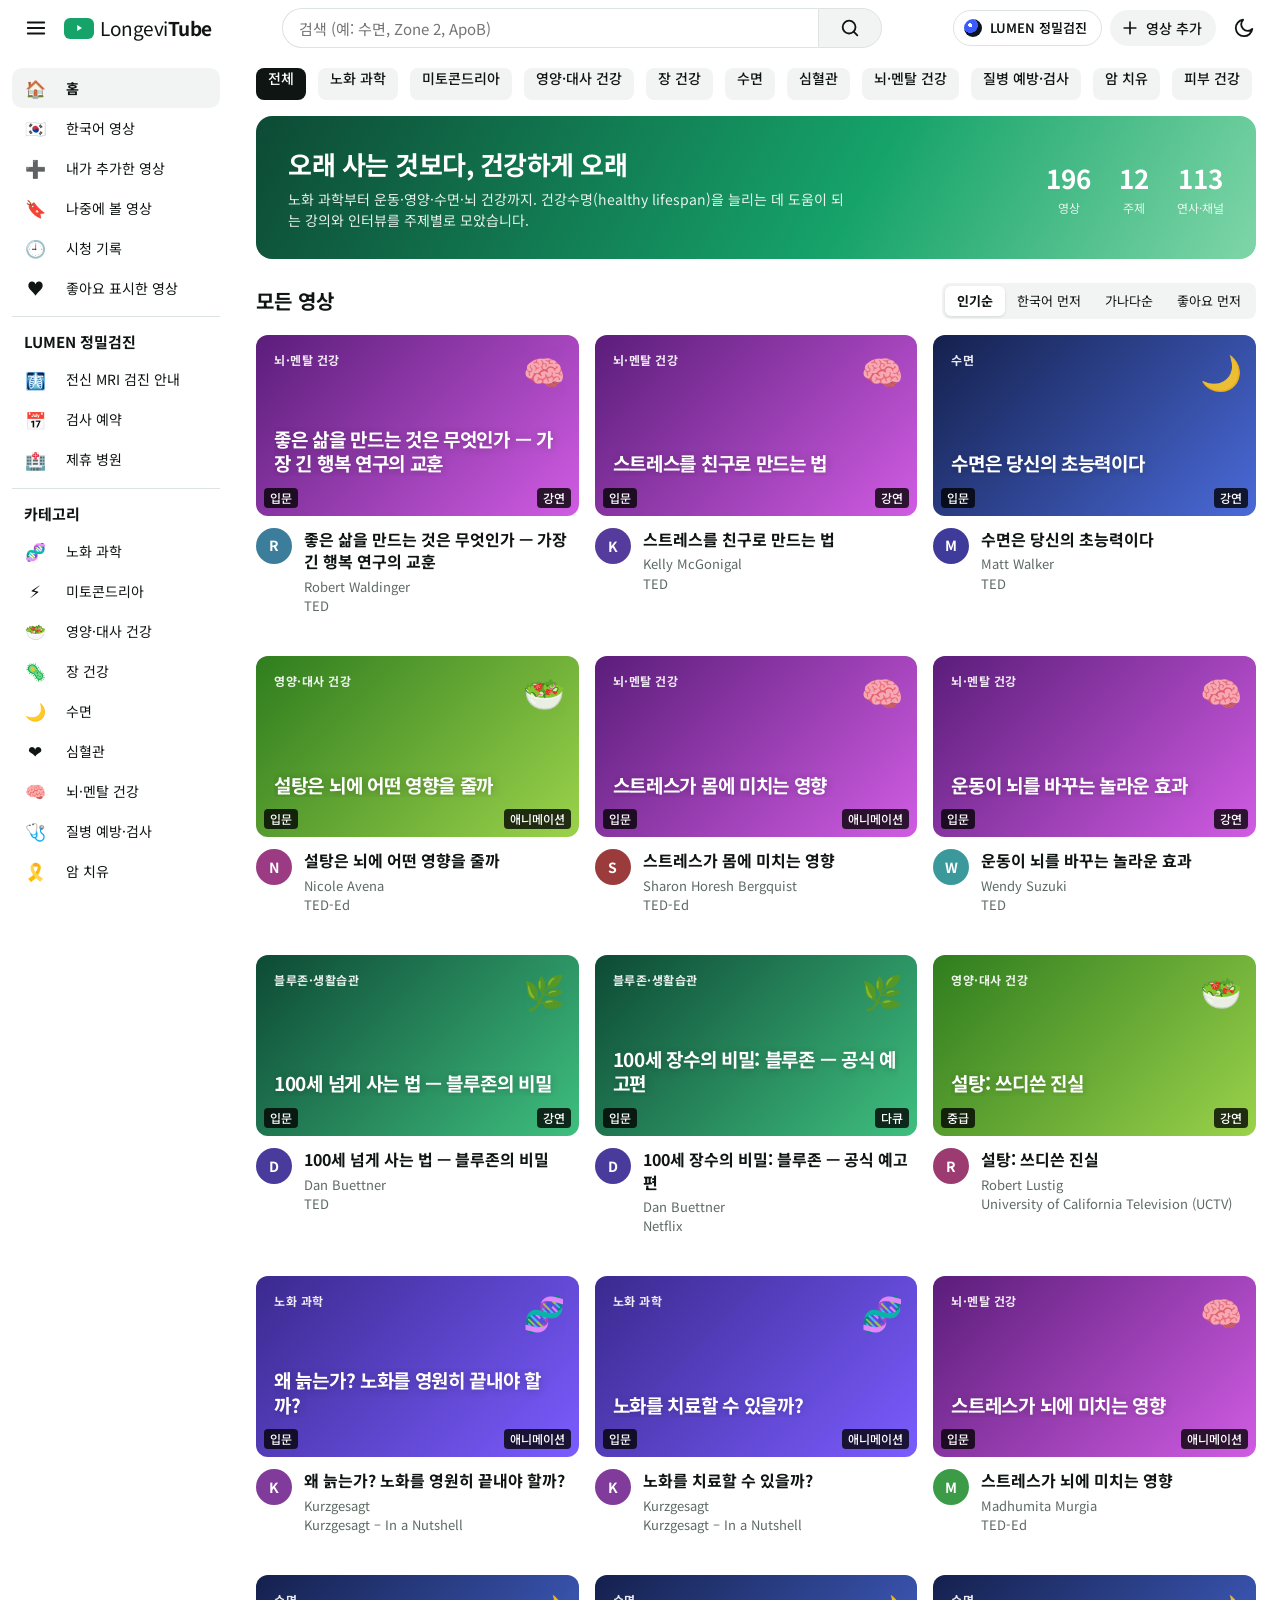
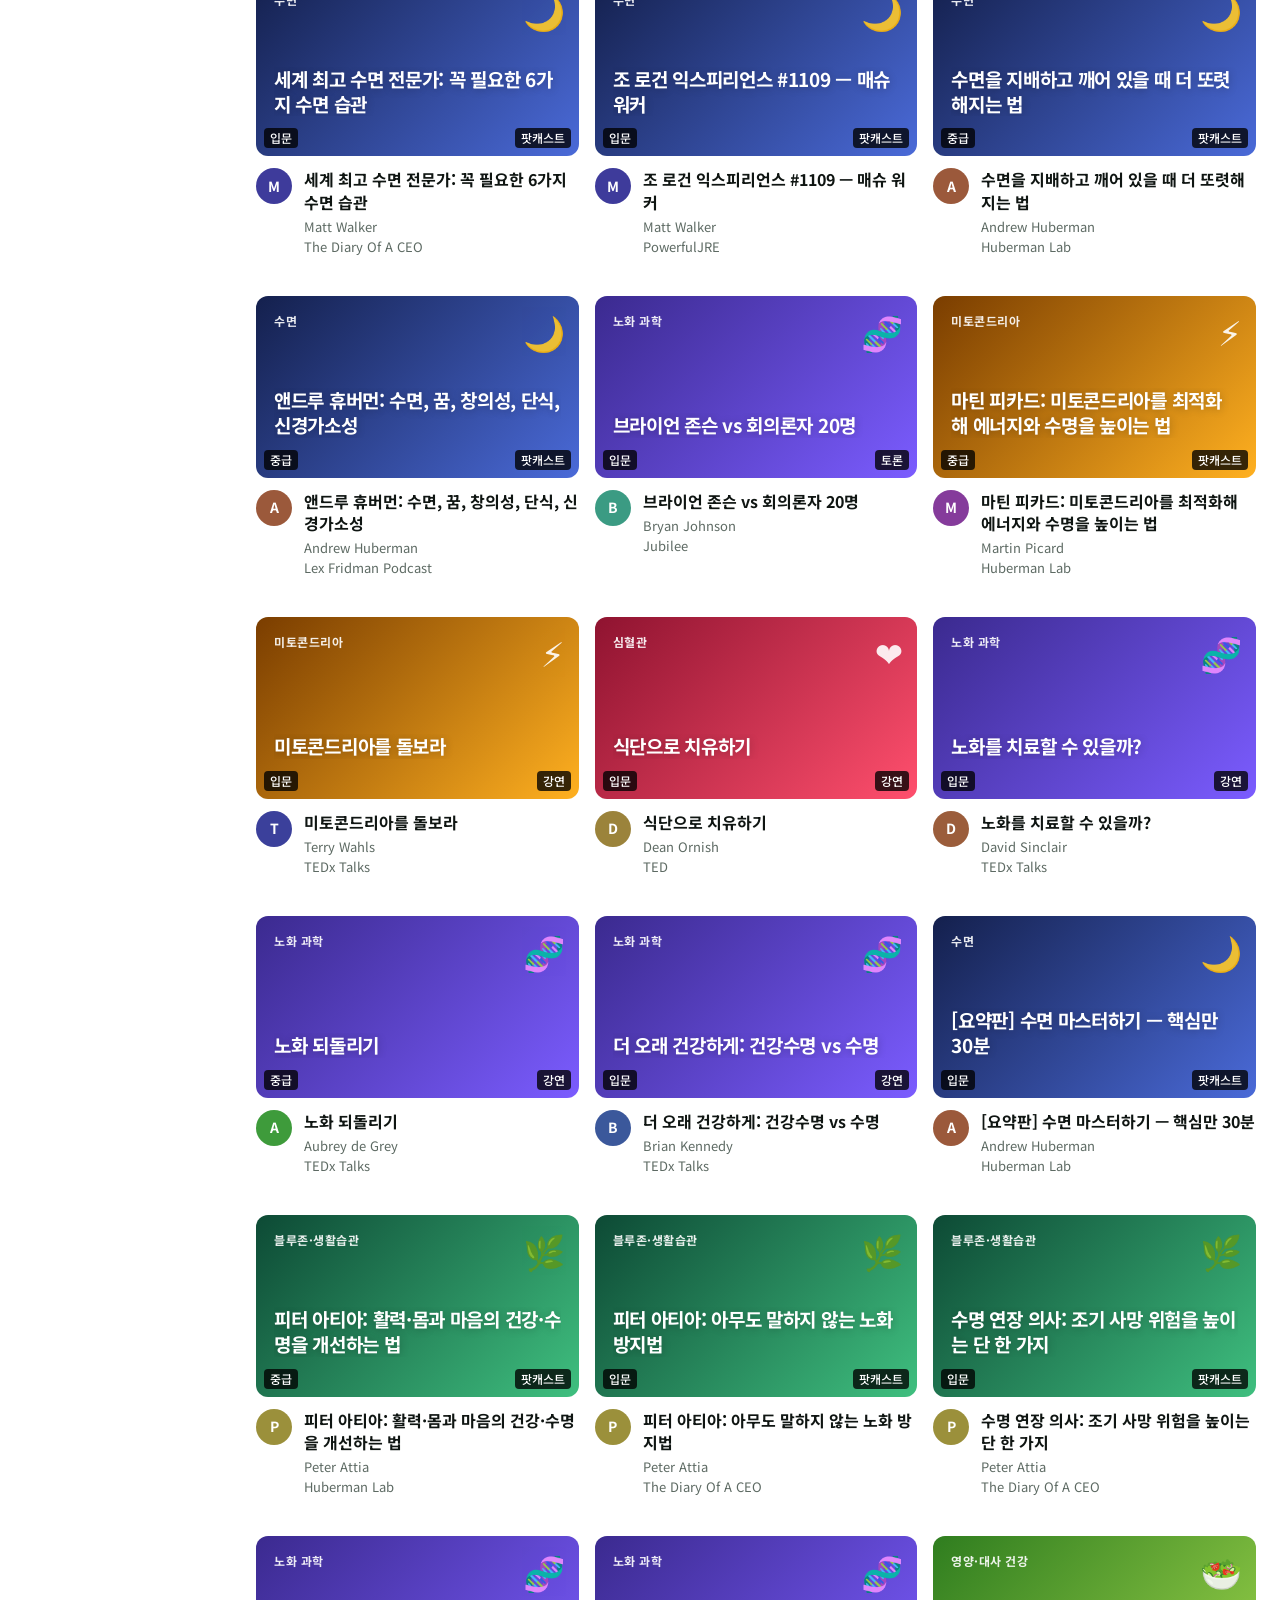
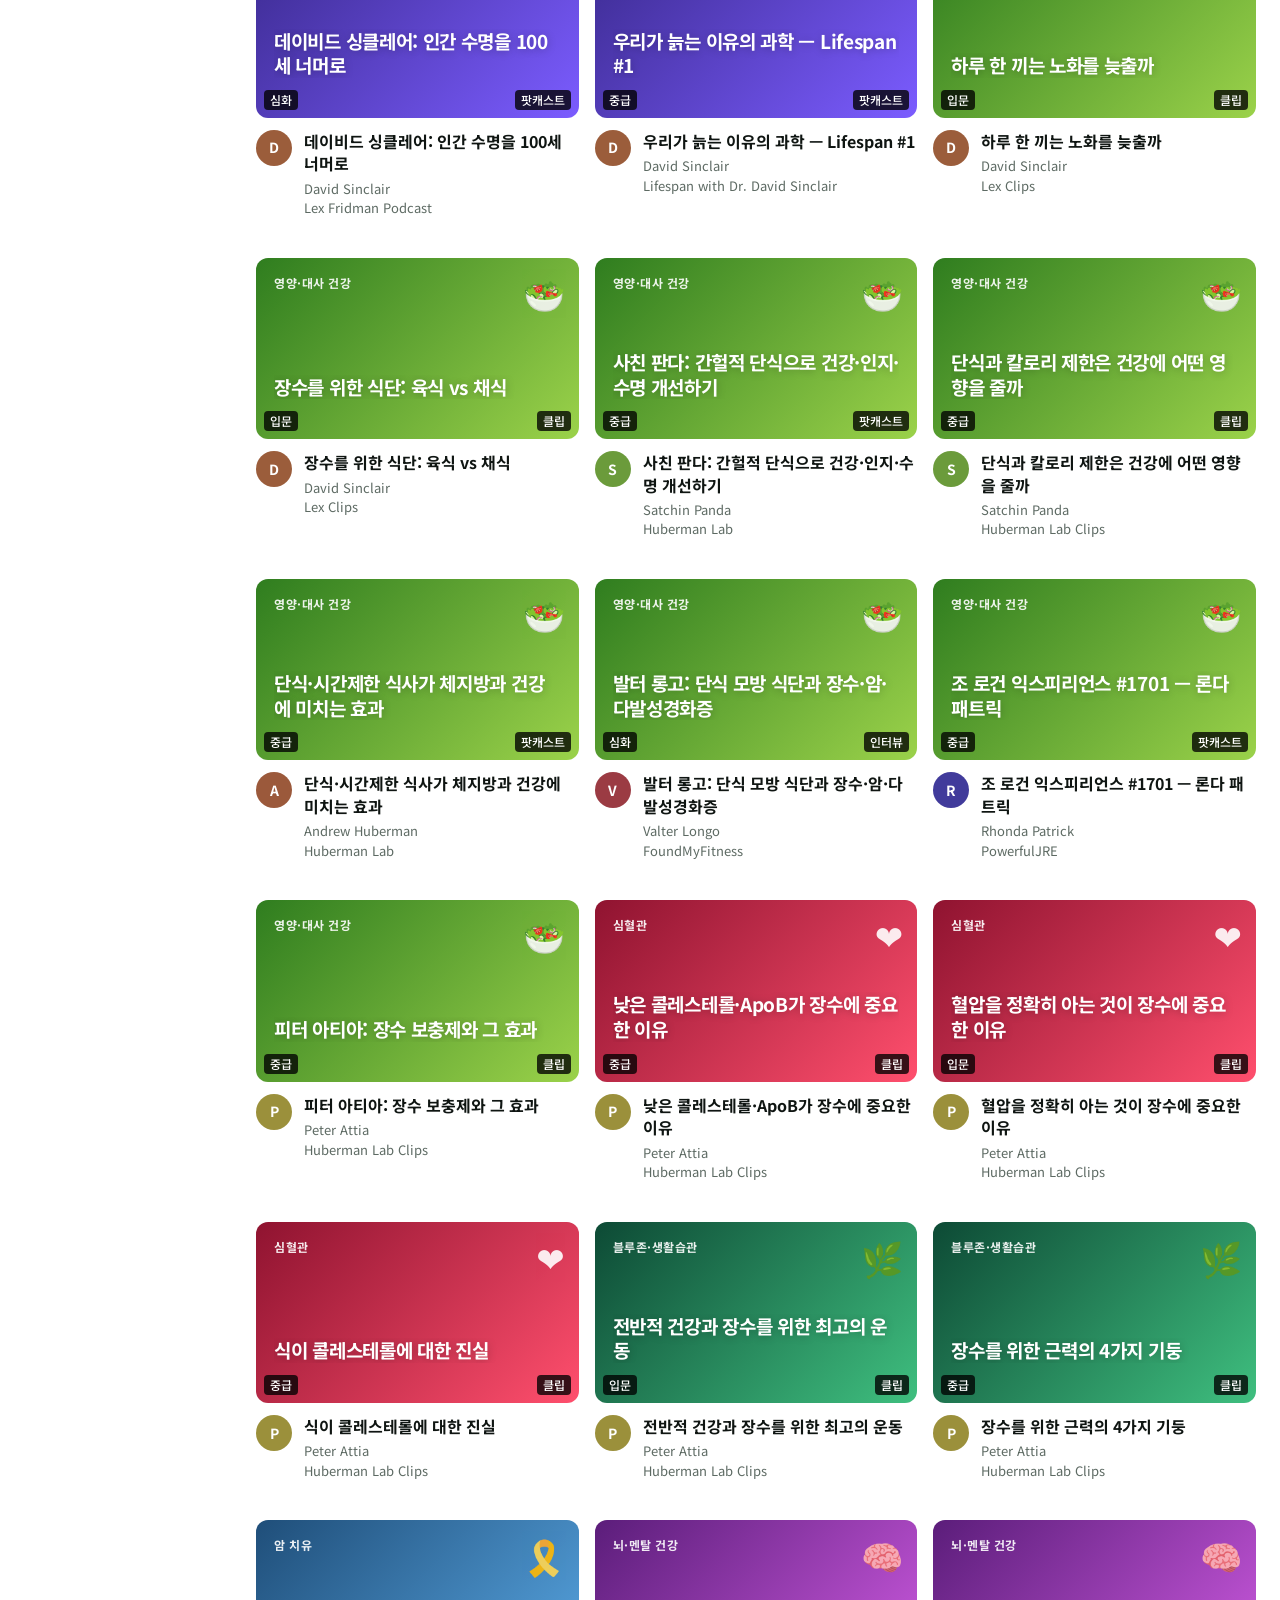
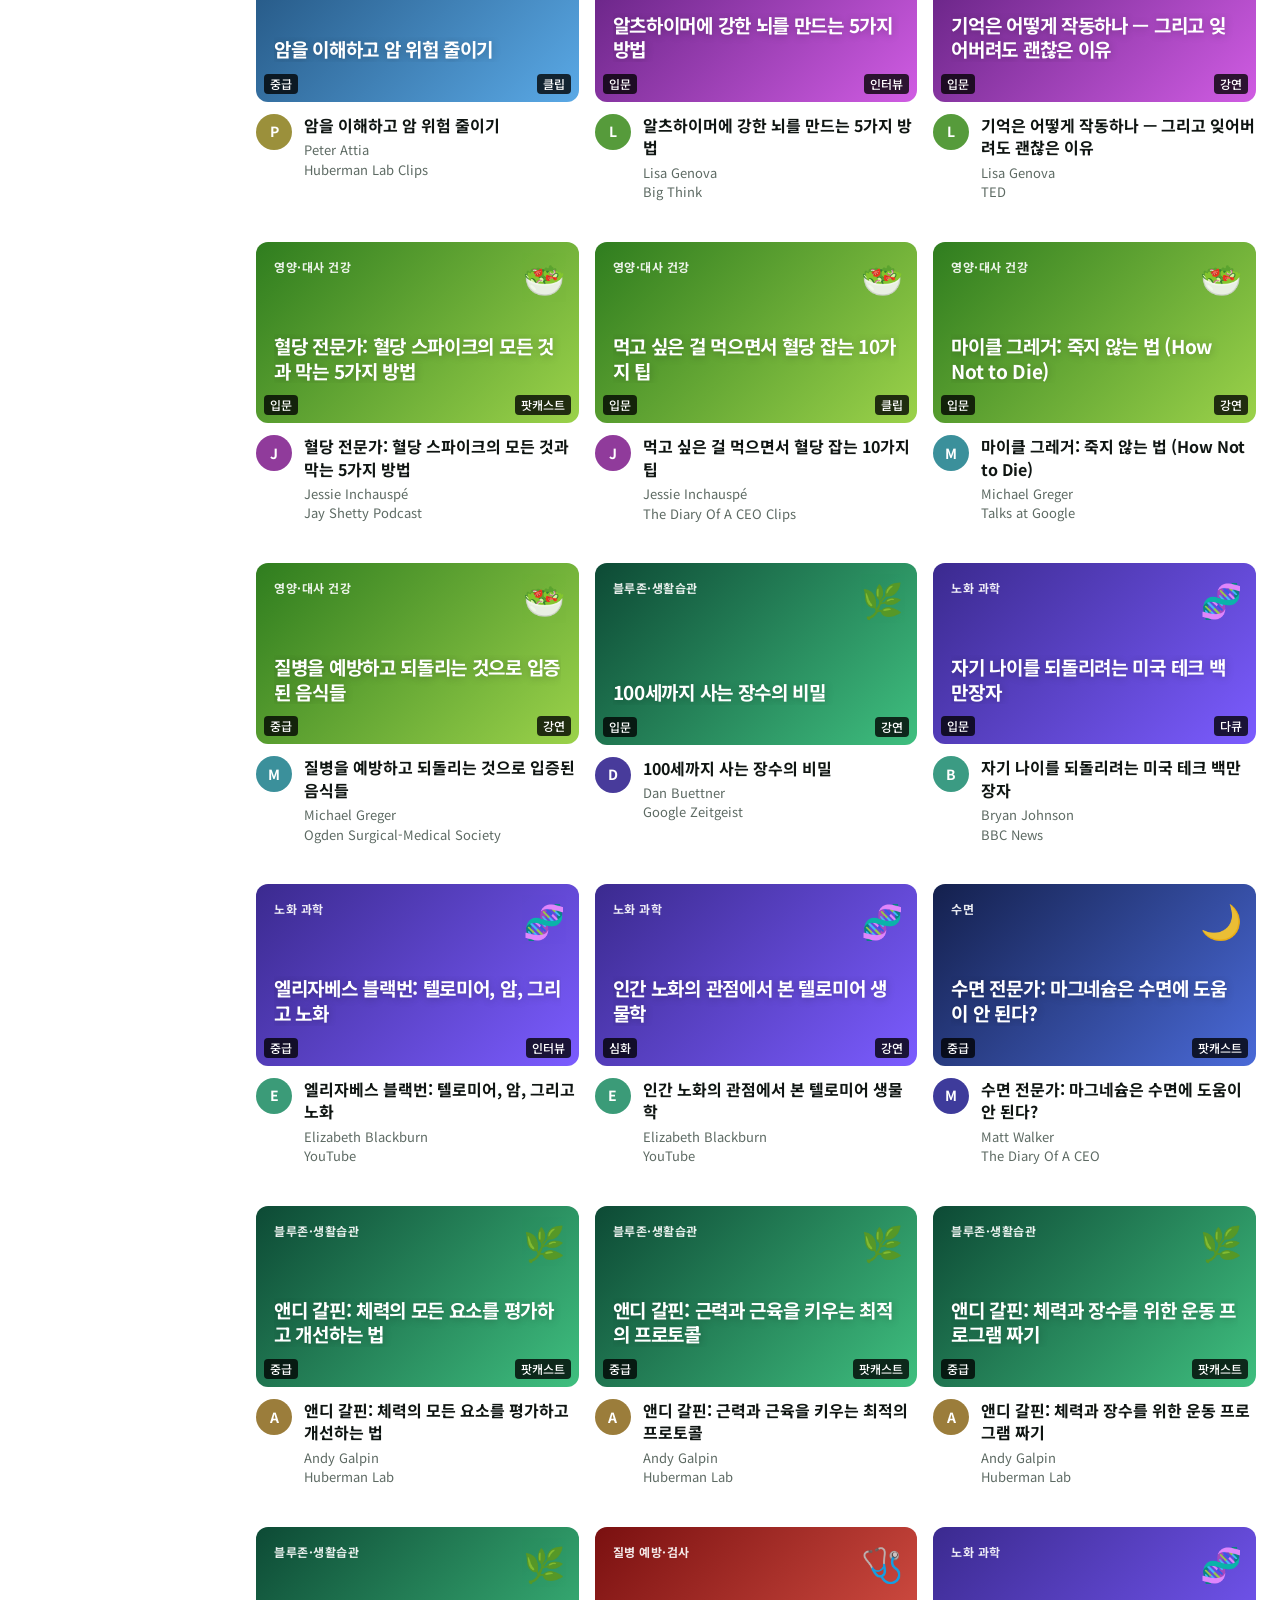
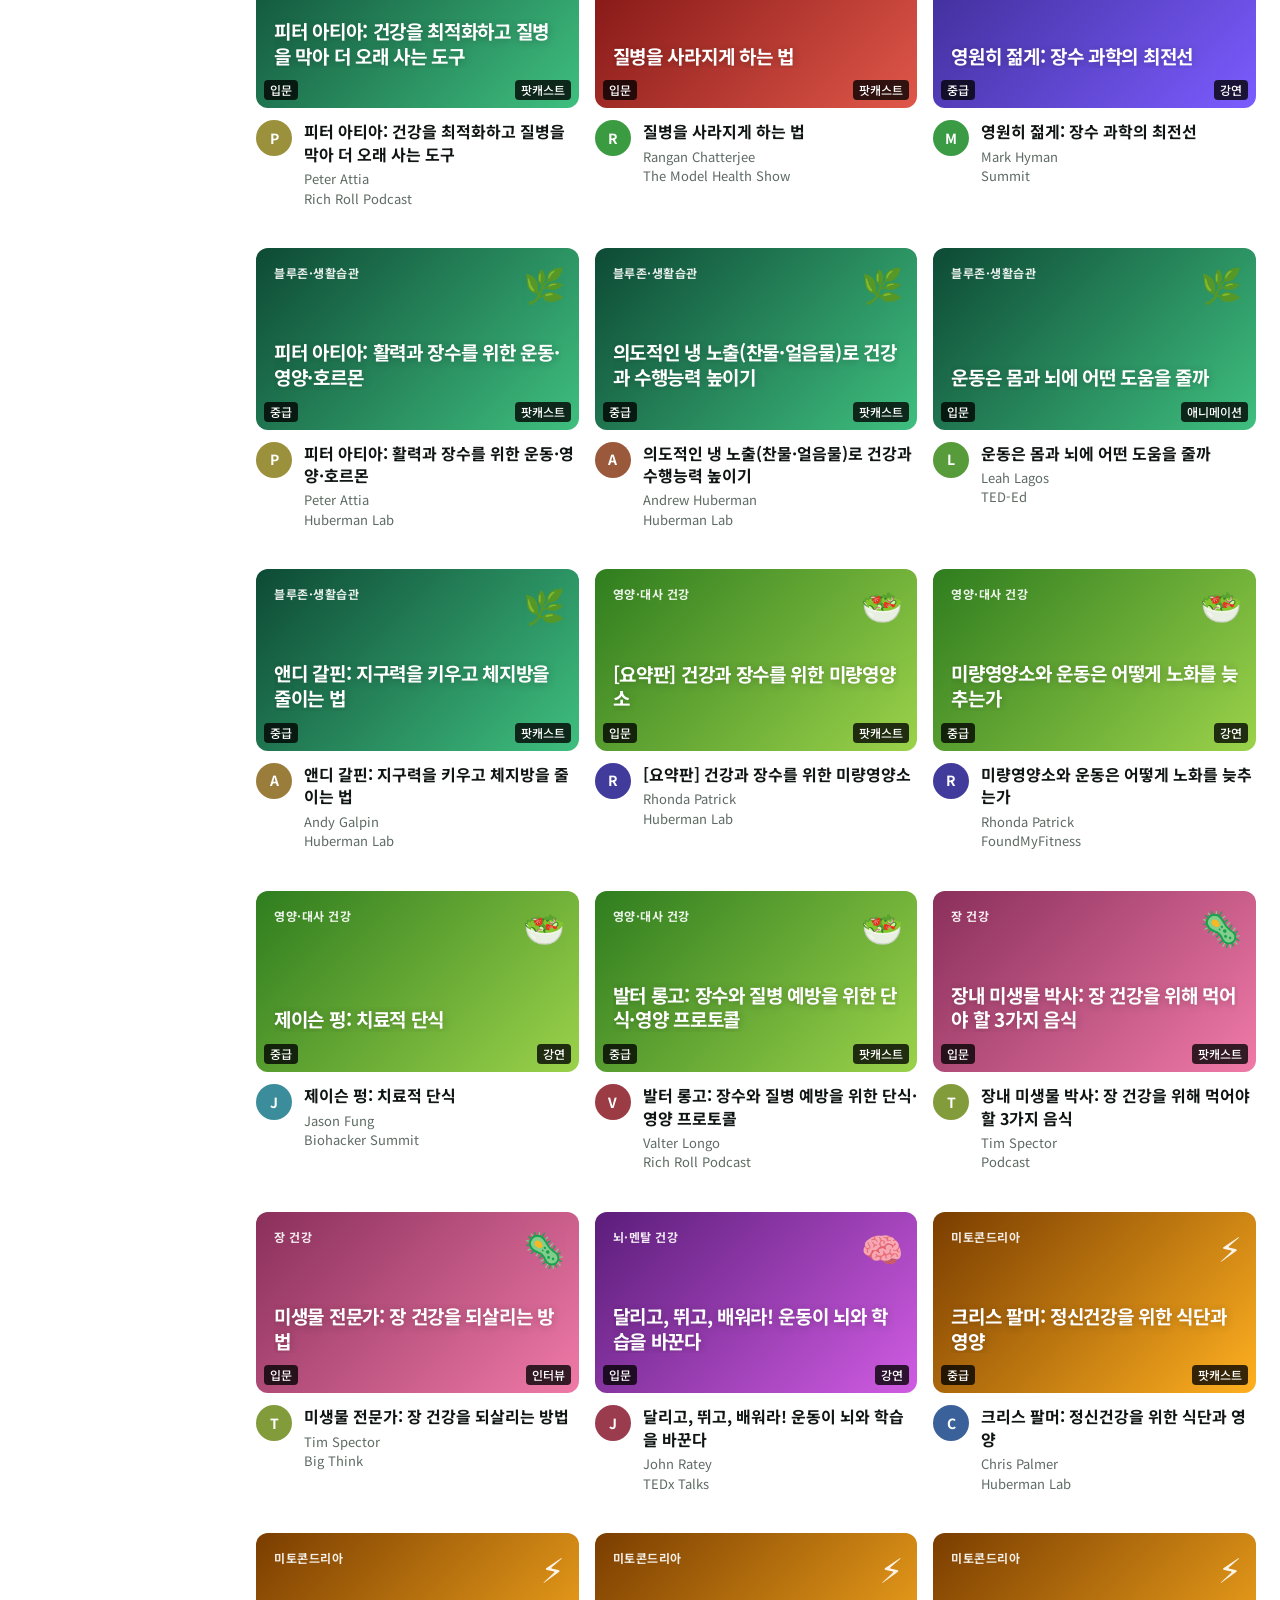
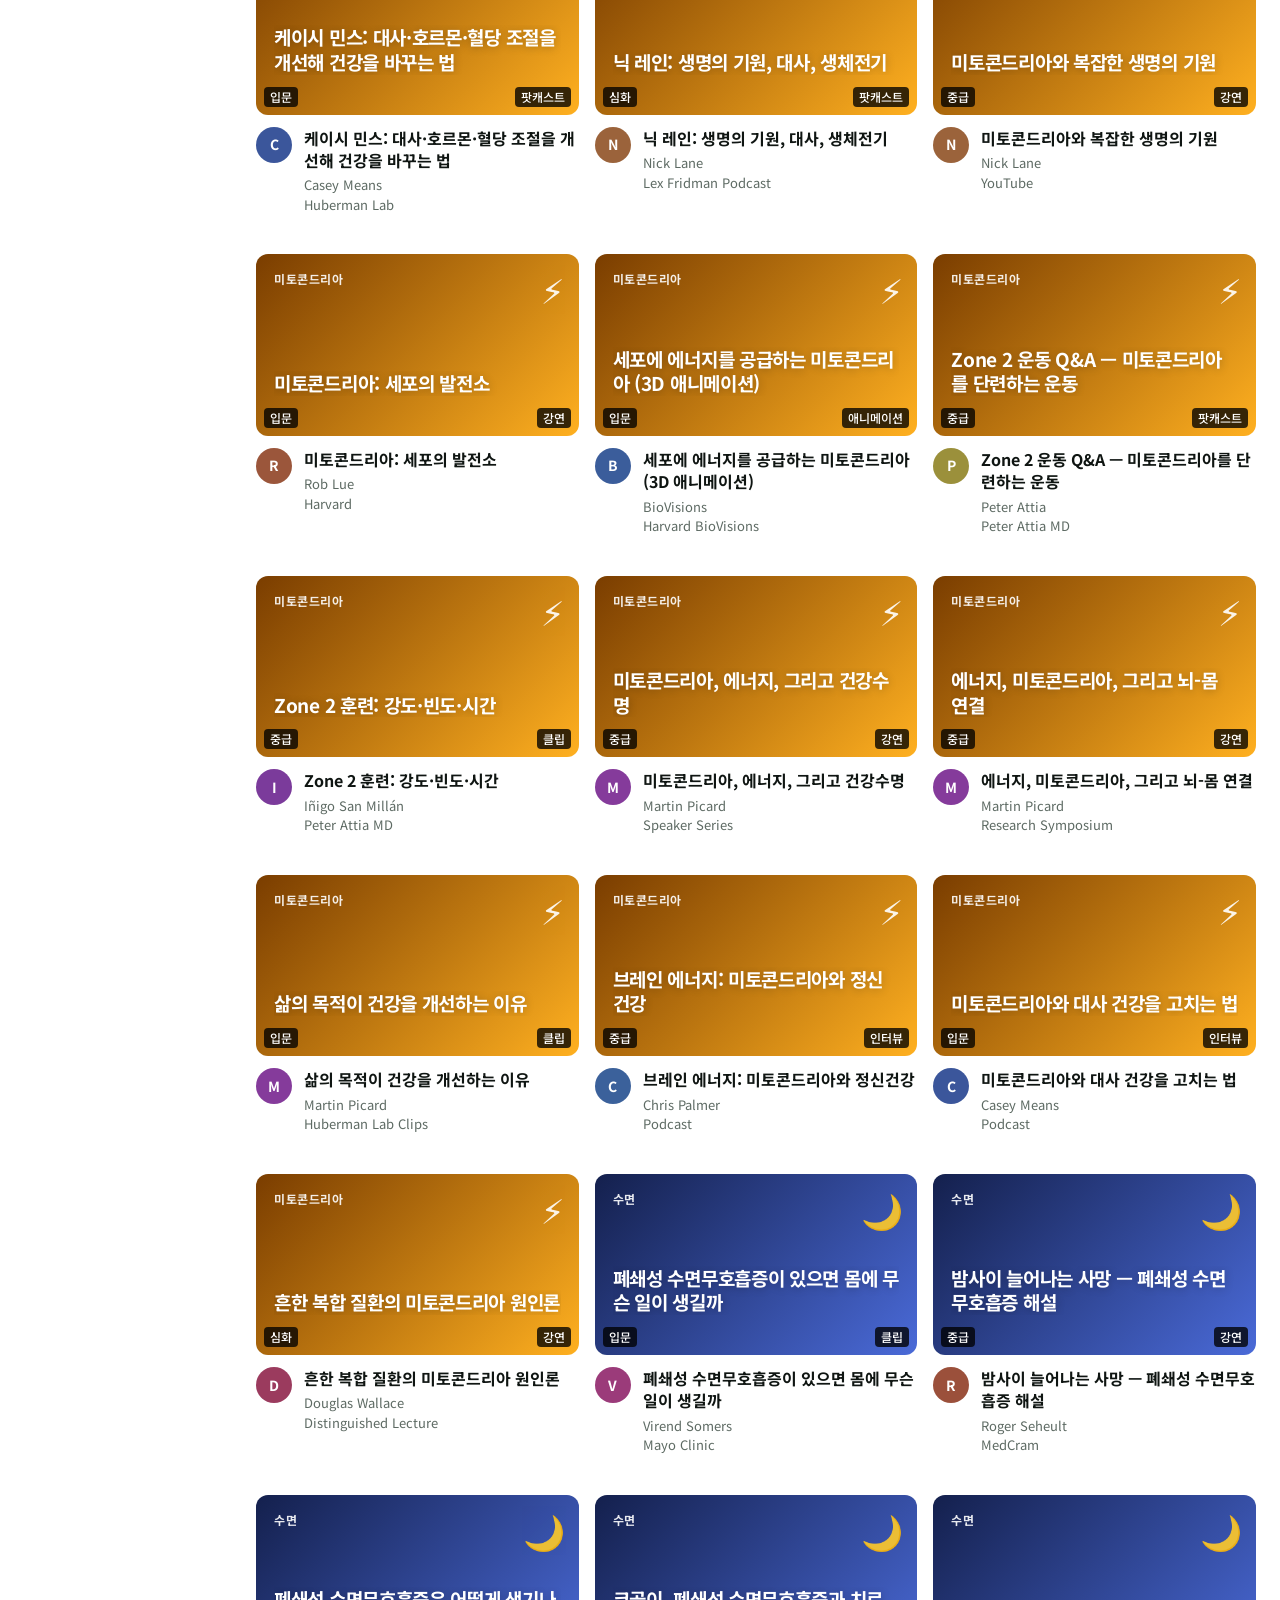
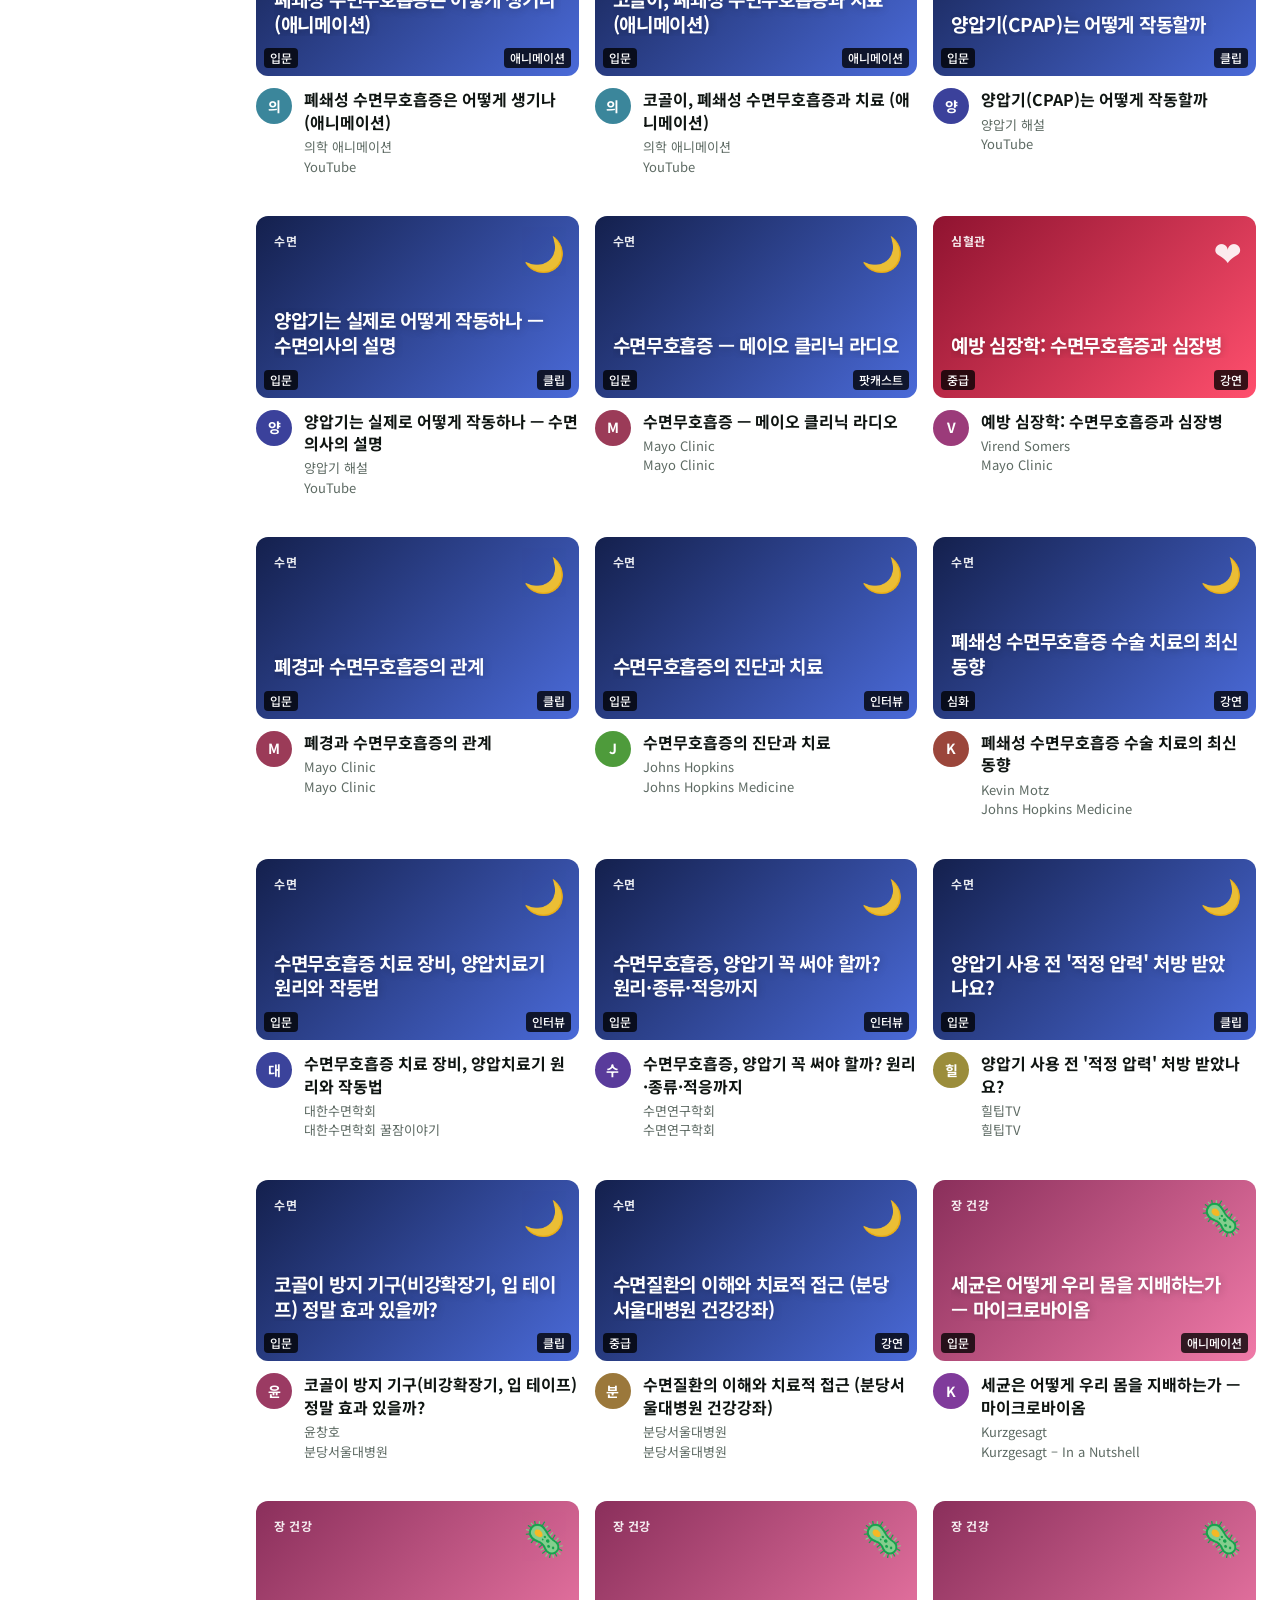
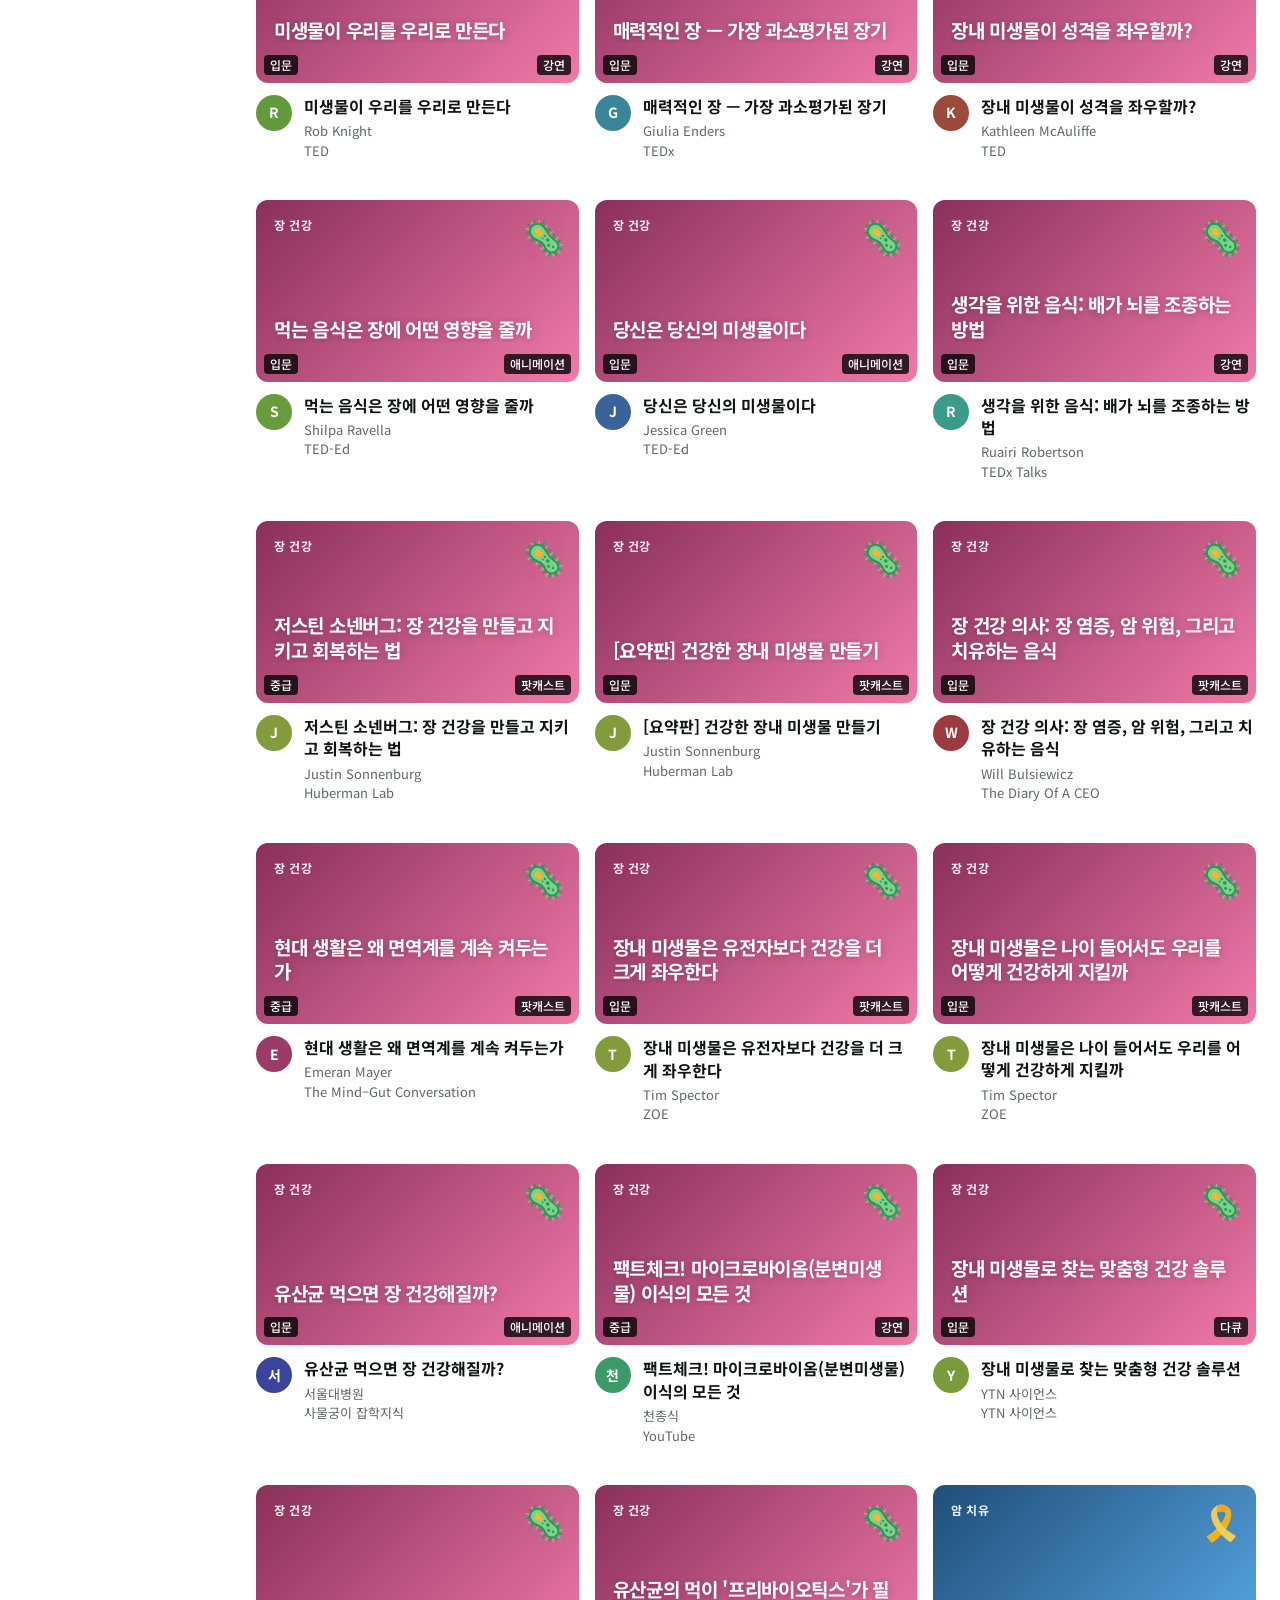
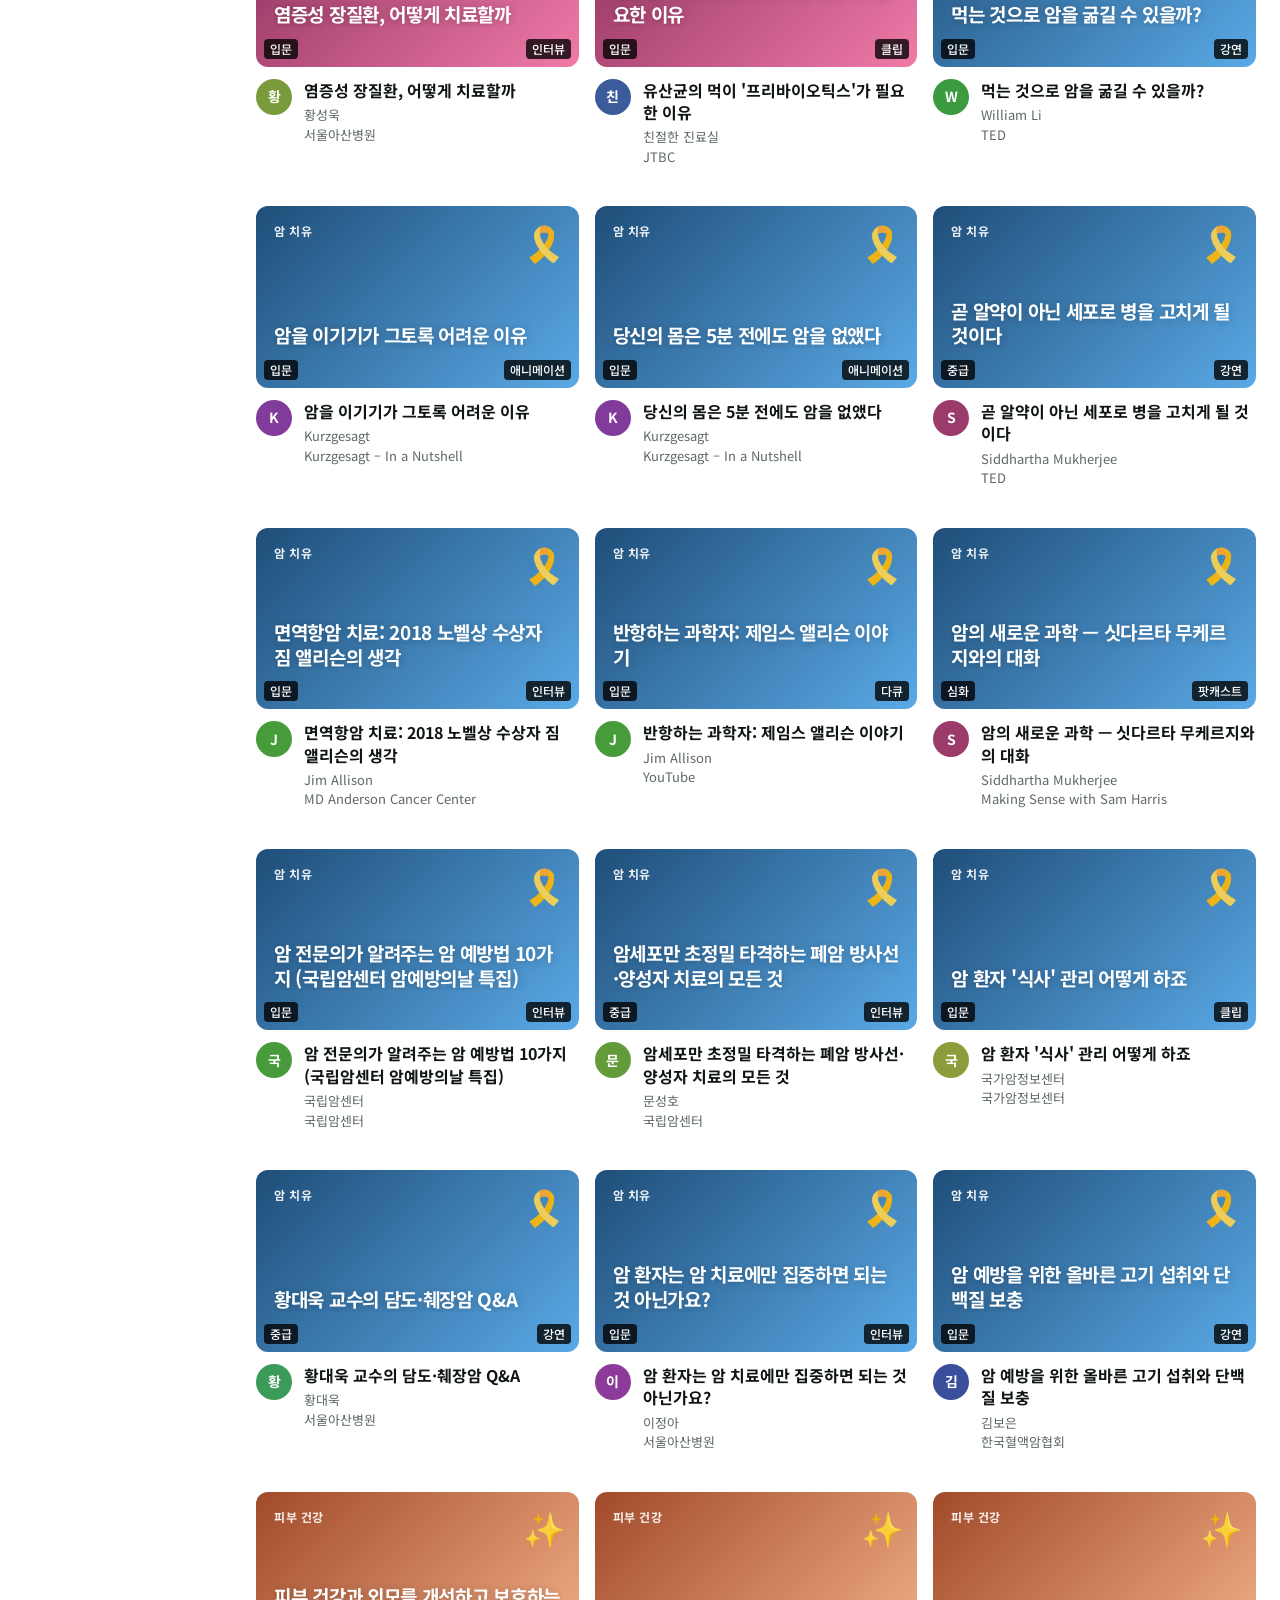
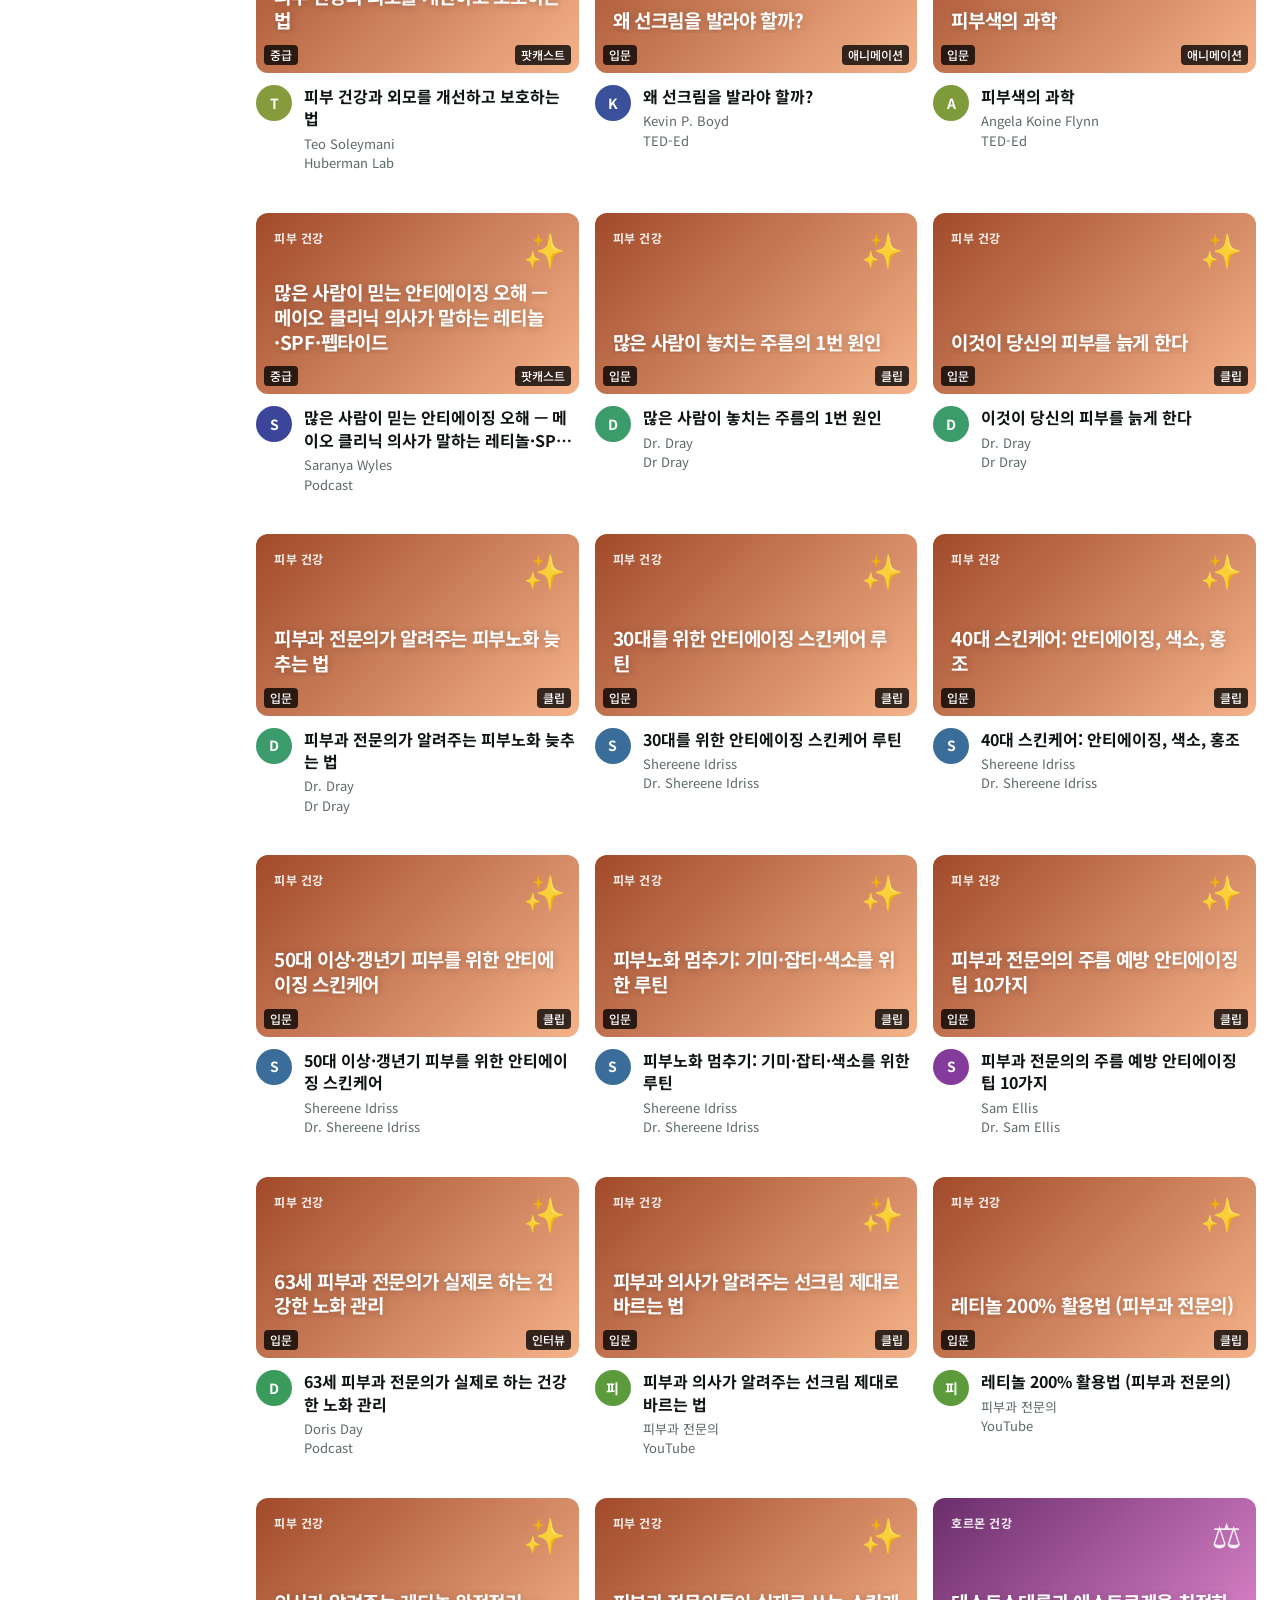
<file: longevitube/index.html>
<!DOCTYPE html>
<html lang="ko">
<head>
  <meta charset="utf-8">
  <meta name="viewport" content="width=device-width, initial-scale=1">
  <title>LongeviTube | 장수 · 건강수명 영상 큐레이션</title>
  <meta name="description" content="노화 과학, 운동, 영양, 수면, 뇌 건강까지 — 오래, 건강하게 사는 법을 다루는 좋은 영상만 모았습니다.">
  <meta property="og:title" content="LongeviTube | 장수 · 건강수명 영상">
  <meta property="og:description" content="Healthy lifespan을 위한 엄선된 강의 · 인터뷰 · 다큐 영상 모음">
  <link rel="icon" href="data:image/svg+xml,%3Csvg xmlns=%22http://www.w3.org/2000/svg%22 viewBox=%220 0 32 32%22%3E%3Crect width=%2232%22 height=%2232%22 rx=%228%22 fill=%22%2316a36a%22/%3E%3Cpath d=%22M12 9l12 7-12 7z%22 fill=%22white%22/%3E%3C/svg%3E">
  <link rel="preconnect" href="https://fonts.googleapis.com">
  <link rel="preconnect" href="https://fonts.gstatic.com" crossorigin>
  <link rel="stylesheet" href="https://fonts.googleapis.com/css2?family=Noto+Sans+KR:wght@400;500;700&display=swap">
  <meta http-equiv="Cache-Control" content="no-cache">
  <script>
    /* 캐시 무효화: CSS·JS 주소에 1분 단위로 바뀌는 버전을 붙여, 머지 후 예전 파일이 남지 않게 함 */
    window.LT_V = Math.floor(Date.now() / 60000);
    document.write('<link rel="stylesheet" href="css/style.css?v=' + window.LT_V + '">');
  </script>
  <noscript><link rel="stylesheet" href="css/style.css"></noscript>
  <script>
    try { var t = localStorage.getItem("lt-theme"); if (t) document.documentElement.dataset.theme = t; } catch (e) {}
  </script>
</head>
<body>
  <header class="topbar">
    <div class="topbar-left">
      <button class="icon-btn" id="menuBtn" aria-label="메뉴 열기">
        <svg viewBox="0 0 24 24"><path d="M3 6h18M3 12h18M3 18h18"/></svg>
      </button>
      <a href="#/" class="logo" aria-label="LongeviTube 홈">
        <span class="logo-mark"><svg viewBox="0 0 24 24"><path d="M9 7l8 5-8 5z"/></svg></span>
        <span class="logo-text">Longevi<b>Tube</b></span>
      </a>
    </div>
    <form class="search" id="searchForm" role="search">
      <input type="search" id="searchInput" placeholder="검색 (예: 수면, Zone 2, ApoB)" aria-label="영상 검색">
      <button type="submit" aria-label="검색">
        <svg viewBox="0 0 24 24"><circle cx="11" cy="11" r="7"/><path d="M20 20l-4-4"/></svg>
      </button>
    </form>
    <div class="topbar-right">
      <button class="icon-btn search-toggle" id="searchToggle" aria-label="검색">
        <svg viewBox="0 0 24 24"><circle cx="11" cy="11" r="7"/><path d="M20 20l-4-4"/></svg>
      </button>
      <a class="lumen-link" href="../lumen/" title="LUMEN 전신 MRI 정밀검진" aria-label="LUMEN 정밀검진"><span class="lumen-mark" aria-hidden="true"></span><span>LUMEN 정밀검진</span></a>
      <button class="btn-add" id="addBtn">
        <svg viewBox="0 0 24 24"><path d="M12 5v14M5 12h14"/></svg><span>영상 추가</span>
      </button>
      <button class="icon-btn" id="themeBtn" aria-label="다크 모드 전환">
        <svg viewBox="0 0 24 24"><path d="M21 13A9 9 0 1111 3a7 7 0 0010 10z"/></svg>
      </button>
    </div>
  </header>

  <div class="layout">
    <nav class="sidebar" id="sidebar" aria-label="사이드 메뉴"></nav>
    <div class="scrim" id="scrim"></div>
    <main class="content" id="app" tabindex="-1"></main>
  </div>

  <!-- 영상 추가 -->
  <dialog id="addDialog" class="dialog">
    <form method="dialog" id="addForm">
      <h2>영상 추가</h2>
      <p class="muted">유튜브 링크를 붙여넣으면 이 브라우저의 내 목록에 저장됩니다. 사이트 전체에 올리려면 <code>js/data.js</code>에 추가하세요.</p>
      <label>유튜브 링크 *<input name="url" required placeholder="https://www.youtube.com/watch?v=..."></label>
      <label>제목 *<input name="title" required maxlength="120"></label>
      <div class="row2">
        <label>카테고리<select name="cat" id="addCat"></select></label>
        <label>난이도<select name="level"><option>입문</option><option>중급</option><option>심화</option></select></label>
      </div>
      <label>연사 / 채널<input name="speaker" maxlength="60"></label>
      <label>설명<textarea name="desc" rows="3"></textarea></label>
      <label>핵심 요약 (줄바꿈으로 구분)<textarea name="points" rows="3"></textarea></label>
      <p class="form-error" id="addError" hidden></p>
      <div class="dialog-actions">
        <button value="cancel" formnovalidate class="btn-ghost">취소</button>
        <button value="ok" class="btn-primary" id="addSubmit">저장</button>
      </div>
    </form>
  </dialog>

  <div class="toast" id="toast" role="status" aria-live="polite"></div>

  <script>
    document.write('<script src="js/data.js?v=' + window.LT_V + '"><\/script>');
    document.write('<script src="js/app.js?v=' + window.LT_V + '"><\/script>');
  </script>
</body>
</html>
</file>
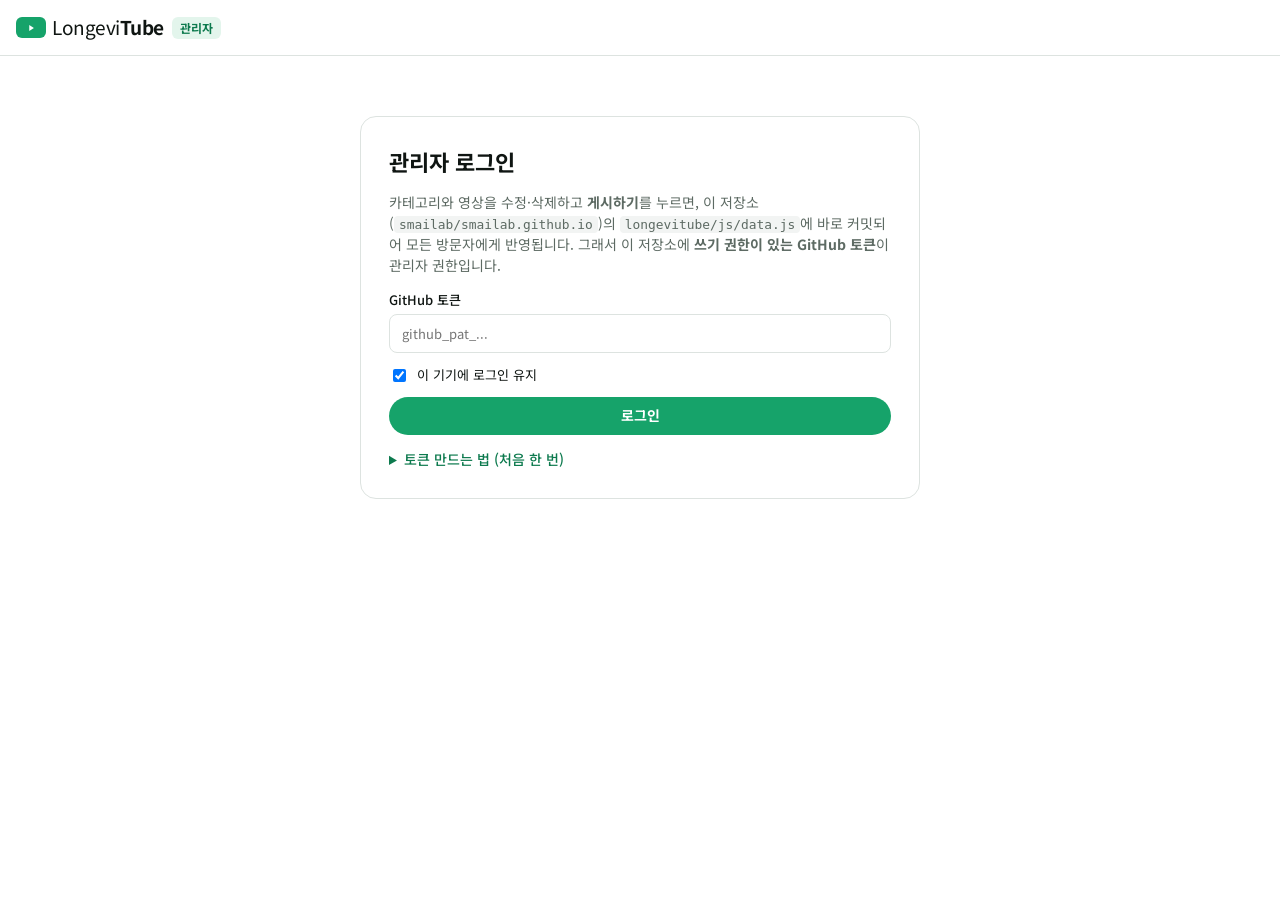
<file: longevitube/admin.html>
<!DOCTYPE html>
<html lang="ko">
<head>
  <meta charset="utf-8">
  <meta name="viewport" content="width=device-width, initial-scale=1">
  <meta name="robots" content="noindex, nofollow">
  <title>LongeviTube 관리자</title>
  <link rel="icon" href="data:image/svg+xml,%3Csvg xmlns=%22http://www.w3.org/2000/svg%22 viewBox=%220 0 32 32%22%3E%3Crect width=%2232%22 height=%2232%22 rx=%228%22 fill=%22%2316a36a%22/%3E%3Cpath d=%22M12 9l12 7-12 7z%22 fill=%22white%22/%3E%3C/svg%3E">
  <link rel="preconnect" href="https://fonts.googleapis.com">
  <link rel="preconnect" href="https://fonts.gstatic.com" crossorigin>
  <link rel="stylesheet" href="https://fonts.googleapis.com/css2?family=Noto+Sans+KR:wght@400;500;700&display=swap">
  <script>
    window.LT_V = Math.floor(Date.now() / 60000);
    document.write('<link rel="stylesheet" href="css/style.css?v=' + window.LT_V + '">');
    document.write('<link rel="stylesheet" href="css/admin.css?v=' + window.LT_V + '">');
    try { var t = localStorage.getItem("lt-theme"); if (t) document.documentElement.dataset.theme = t; } catch (e) {}
  </script>
</head>
<body class="admin">
  <header class="topbar">
    <div class="topbar-left">
      <a href="./" class="logo" aria-label="LongeviTube 사이트로">
        <span class="logo-mark"><svg viewBox="0 0 24 24"><path d="M9 7l8 5-8 5z"/></svg></span>
        <span class="logo-text">Longevi<b>Tube</b></span>
      </a>
      <span class="admin-badge">관리자</span>
    </div>
    <div class="topbar-right" id="topActions" hidden>
      <span class="dirty" id="dirty"></span>
      <button class="btn-ghost" id="discardBtn">변경 취소</button>
      <button class="btn-primary" id="publishBtn">게시하기</button>
      <button class="icon-btn" id="menuMore" aria-label="더 보기" aria-haspopup="true">
        <svg viewBox="0 0 24 24"><circle cx="12" cy="5" r="1"/><circle cx="12" cy="12" r="1"/><circle cx="12" cy="19" r="1"/></svg>
      </button>
      <div class="more-menu" id="moreMenu" hidden>
        <button id="reloadBtn">GitHub에서 다시 불러오기</button>
        <button id="downloadBtn">data.js 내려받기</button>
        <button id="logoutBtn">로그아웃</button>
      </div>
    </div>
  </header>

  <main class="admin-main" id="admin" tabindex="-1">
    <!-- 로그인 -->
    <section class="login-card" id="login">
      <h1>관리자 로그인</h1>
      <p class="muted">카테고리와 영상을 수정·삭제하고 <b>게시하기</b>를 누르면, 이 저장소(<code>smailab/smailab.github.io</code>)의 <code>longevitube/js/data.js</code>에 바로 커밋되어 모든 방문자에게 반영됩니다. 그래서 이 저장소에 <b>쓰기 권한이 있는 GitHub 토큰</b>이 관리자 권한입니다.</p>
      <form id="loginForm">
        <label>GitHub 토큰
          <input type="password" id="tokenInput" autocomplete="off" spellcheck="false" placeholder="github_pat_..." required>
        </label>
        <label class="check"><input type="checkbox" id="rememberInput" checked> 이 기기에 로그인 유지</label>
        <p class="form-error" id="loginError" hidden></p>
        <button class="btn-primary" id="loginBtn">로그인</button>
      </form>
      <details class="howto">
        <summary>토큰 만드는 법 (처음 한 번)</summary>
        <ol>
          <li><a href="https://github.com/settings/personal-access-tokens/new" target="_blank" rel="noopener">GitHub → Settings → Developer settings → Fine-grained tokens → Generate new token</a></li>
          <li><b>Repository access</b>: Only select repositories → <code>smailab/smailab.github.io</code></li>
          <li><b>Permissions → Repository permissions → Contents</b>: Read and write</li>
          <li>만들어진 토큰(<code>github_pat_</code>로 시작)을 위 칸에 붙여넣기</li>
        </ol>
        <p class="muted">토큰은 이 브라우저에만 저장되고 GitHub 외 다른 곳으로 보내지 않습니다. 공용 PC에서는 "로그인 유지"를 끄세요.</p>
      </details>
    </section>

    <!-- 편집 화면 -->
    <section id="editor" hidden>
      <nav class="tabs" role="tablist">
        <button role="tab" class="tab active" data-tab="videos" aria-selected="true">영상 <span id="videoCount"></span></button>
        <button role="tab" class="tab" data-tab="cats" aria-selected="false">카테고리 <span id="catCount"></span></button>
      </nav>

      <div id="tab-videos">
        <div class="admin-toolbar">
          <input type="search" id="vSearch" placeholder="제목·연사·채널·태그 검색">
          <select id="vCat"><option value="">모든 카테고리</option></select>
          <button class="btn-primary" id="addVideoBtn">+ 새 영상</button>
        </div>
        <p class="muted small">목록 순서가 사이트의 ‘인기순’ 순서입니다. ↑↓로 순서를 바꿀 수 있습니다 (검색·필터 중에는 이동 버튼이 숨겨집니다).</p>
        <ol class="vlist" id="vlist"></ol>
      </div>

      <div id="tab-cats" hidden>
        <div class="admin-toolbar">
          <button class="btn-primary" id="addCatBtn">+ 새 카테고리</button>
        </div>
        <p class="muted small">순서는 사이트의 카테고리 칩·사이드바 순서입니다. 이름·아이콘·색상은 바로 수정할 수 있고, id는 링크 주소라 바꿀 수 없습니다.</p>
        <ol class="clist" id="clist"></ol>
      </div>
    </section>
  </main>

  <!-- 영상 편집 -->
  <dialog id="videoDialog" class="dialog wide">
    <form method="dialog" id="videoForm">
      <h2 id="videoDialogTitle">영상 수정</h2>
      <label>유튜브 링크 또는 영상 ID *<input name="yt" required placeholder="https://www.youtube.com/watch?v=..."></label>
      <label>제목 (사이트 표시용) *<input name="title" required maxlength="200"></label>
      <label>원제<input name="orig" maxlength="300"></label>
      <div class="row2">
        <label>연사<input name="speaker" maxlength="80"></label>
        <label>채널<input name="channel" maxlength="80"></label>
      </div>
      <div class="row3">
        <label>대표 카테고리<select name="cat" id="fCat"></select></label>
        <label>난이도<select name="level"><option>입문</option><option>중급</option><option>심화</option></select></label>
        <label>형식<input name="format" list="formats" maxlength="20"></label>
      </div>
      <datalist id="formats"><option>강연</option><option>팟캐스트</option><option>인터뷰</option><option>애니메이션</option><option>다큐</option><option>클립</option><option>토론</option></datalist>
      <fieldset><legend>추가 카테고리 (함께 표시)</legend><div class="checks" id="fCats"></div></fieldset>
      <label>설명<textarea name="desc" rows="4"></textarea></label>
      <label>태그 (쉼표로 구분 · 한국어 영상은 ‘한국어’ 포함)<input name="tags"></label>
      <p class="form-error" id="videoError" hidden></p>
      <div class="dialog-actions">
        <button value="cancel" formnovalidate class="btn-ghost">취소</button>
        <button value="ok" class="btn-primary">적용</button>
      </div>
    </form>
  </dialog>

  <!-- 카테고리 추가 -->
  <dialog id="catDialog" class="dialog">
    <form method="dialog" id="catForm">
      <h2>새 카테고리</h2>
      <label>id (영문 소문자, 주소에 쓰임) *<input name="id" required pattern="[a-z][a-z0-9-]{1,29}" placeholder="예: immune"></label>
      <div class="row2">
        <label>이름 *<input name="name" required maxlength="20" placeholder="예: 면역 건강"></label>
        <label>아이콘<input name="icon" maxlength="4" placeholder="🛡️"></label>
      </div>
      <div class="row2">
        <label>색상 1<input type="color" name="c1" value="#1f5a50"></label>
        <label>색상 2<input type="color" name="c2" value="#5ec9a8"></label>
      </div>
      <p class="form-error" id="catError" hidden></p>
      <div class="dialog-actions">
        <button value="cancel" formnovalidate class="btn-ghost">취소</button>
        <button value="ok" class="btn-primary">추가</button>
      </div>
    </form>
  </dialog>

  <!-- 카테고리 삭제 -->
  <dialog id="delCatDialog" class="dialog">
    <form method="dialog" id="delCatForm">
      <h2 id="delCatTitle">카테고리 삭제</h2>
      <p id="delCatInfo"></p>
      <label class="check"><input type="radio" name="mode" value="move" checked> 대표 카테고리 영상을 다른 카테고리로 옮기기</label>
      <label class="indent">옮길 카테고리<select name="target" id="delCatTarget"></select></label>
      <label class="check"><input type="radio" name="mode" value="delete"> 대표 카테고리 영상도 함께 삭제</label>
      <p class="muted small">추가 카테고리로만 들어 있던 영상은 삭제되지 않고 이 카테고리 표시만 빠집니다.</p>
      <div class="dialog-actions">
        <button value="cancel" formnovalidate class="btn-ghost">취소</button>
        <button value="ok" class="btn-danger">삭제</button>
      </div>
    </form>
  </dialog>

  <div class="toast" id="toast" role="status" aria-live="polite"></div>

  <script>
    document.write('<script src="js/admin.js?v=' + window.LT_V + '"><\/script>');
  </script>
</body>
</html>
</file>
<file: longevitube/css/style.css>
:root {
  --bg: #ffffff;
  --bg-2: #f2f4f3;
  --bg-3: #e5e9e7;
  --text: #0f1512;
  --muted: #5d6a63;
  --line: #dde3e0;
  --accent: #16a36a;
  --accent-ink: #0d7a4e;
  --accent-soft: #e3f5ec;
  --thumb-ink: #ffffff;
  --shadow: 0 8px 30px rgba(0, 0, 0, .12);
  --top: 56px;
  --side: 232px;
  color-scheme: light;
}
@media (prefers-color-scheme: dark) {
  :root:not([data-theme="light"]) {
    --bg: #0e1110; --bg-2: #1b201e; --bg-3: #2a312e; --text: #eef2f0; --muted: #9aa7a0;
    --line: #2a312e; --accent: #2fc583; --accent-ink: #5ee0a4; --accent-soft: #15302a;
    --shadow: 0 8px 30px rgba(0, 0, 0, .5); color-scheme: dark;
  }
}
:root[data-theme="dark"] {
  --bg: #0e1110; --bg-2: #1b201e; --bg-3: #2a312e; --text: #eef2f0; --muted: #9aa7a0;
  --line: #2a312e; --accent: #2fc583; --accent-ink: #5ee0a4; --accent-soft: #15302a;
  --shadow: 0 8px 30px rgba(0, 0, 0, .5); color-scheme: dark;
}

* { box-sizing: border-box; }
html, body { margin: 0; }
body {
  background: var(--bg); color: var(--text);
  font-family: "Noto Sans KR", system-ui, -apple-system, "Segoe UI", sans-serif;
  font-size: 14px; line-height: 1.5; -webkit-font-smoothing: antialiased;
}
a { color: inherit; text-decoration: none; }
button { font: inherit; color: inherit; cursor: pointer; }
svg { width: 22px; height: 22px; fill: none; stroke: currentColor; stroke-width: 2; stroke-linecap: round; stroke-linejoin: round; flex: none; }
.muted { color: var(--muted); }
:focus-visible { outline: 2px solid var(--accent); outline-offset: 2px; }

/* ── Top bar */
.topbar {
  position: sticky; top: 0; z-index: 30; height: var(--top);
  display: flex; align-items: center; justify-content: space-between; gap: 16px;
  padding: 0 16px; background: var(--bg);
}
.topbar-left, .topbar-right { display: flex; align-items: center; gap: 8px; }
.icon-btn {
  width: 40px; height: 40px; border-radius: 50%; border: 0; background: none;
  display: grid; place-items: center;
}
.icon-btn:hover { background: var(--bg-2); }
.logo { display: flex; align-items: center; gap: 6px; font-size: 19px; letter-spacing: -.5px; }
.logo-mark { width: 30px; height: 21px; border-radius: 6px; background: var(--accent); display: grid; place-items: center; }
.logo-mark svg { width: 14px; height: 14px; fill: #fff; stroke: none; }
.logo-text b { font-weight: 700; }

.search { flex: 1; max-width: 600px; display: flex; }
.search input {
  flex: 1; min-width: 0; height: 40px; padding: 0 16px; font: inherit; font-size: 15px;
  border: 1px solid var(--line); border-right: 0; border-radius: 20px 0 0 20px;
  background: var(--bg); color: var(--text);
}
.search input:focus { outline: none; border-color: var(--accent); }
.search button {
  width: 64px; height: 40px; border: 1px solid var(--line); border-radius: 0 20px 20px 0;
  background: var(--bg-2); display: grid; place-items: center;
}
.search-toggle { display: none; }

.btn-add {
  display: flex; align-items: center; gap: 6px; height: 36px; padding: 0 14px 0 10px;
  border-radius: 18px; border: 0; background: var(--bg-2); font-weight: 500;
}
.btn-add:hover { background: var(--bg-3); }
.btn-add svg { width: 20px; height: 20px; }

/* ── LUMEN 연동 */
.lumen-mark {
  width: 18px; height: 18px; border-radius: 50%; flex: none; display: inline-block; vertical-align: -3px;
  background: radial-gradient(circle at 35% 35%, #fff 0 12%, #3a5cff 13% 45%, #0d1420 46%);
}
.lumen-link {
  display: flex; align-items: center; gap: 8px; height: 36px; padding: 0 14px 0 10px;
  border-radius: 18px; border: 1px solid var(--line); font-weight: 600; font-size: 13px; white-space: nowrap;
}
.lumen-link:hover { background: var(--bg-2); }
.lumen-cta {
  display: flex; align-items: center; justify-content: space-between; gap: 16px; flex-wrap: wrap;
  margin-top: 12px; padding: 16px; border-radius: 12px; color: #eef1f7;
  background: radial-gradient(120% 140% at 100% 0%, #24347a 0%, #0b1019 60%);
}
.lumen-cta-txt { display: grid; gap: 2px; }
.lumen-cta-eyebrow { font-size: 12px; font-weight: 700; color: #a9b8ff; display: flex; align-items: center; gap: 6px; }
.lumen-cta-txt b { font-size: 17px; }
.lumen-cta .sub { color: #a7b0c2; }
.lumen-cta-btns { display: flex; gap: 8px; }
.lumen-cta .pill { background: rgba(255,255,255,.1); color: #fff; }
.lumen-cta .pill:hover { background: rgba(255,255,255,.18); }
.lumen-cta .lumen-cta-go { background: #fff; color: #0d1420; }
.lumen-cta .lumen-cta-go:hover { background: #dfe5ff; }

/* ── Layout */
.layout { display: flex; }
.sidebar {
  position: sticky; top: var(--top); height: calc(100vh - var(--top)); width: var(--side); flex: none;
  overflow-y: auto; padding: 4px 12px 24px; scrollbar-width: thin;
}
.side-group { padding: 8px 0; border-bottom: 1px solid var(--line); }
.side-group:last-child { border-bottom: 0; }
.side-title { font-size: 15px; font-weight: 700; padding: 6px 12px; }
.side-link {
  display: flex; align-items: center; gap: 20px; height: 40px; padding: 0 12px; border-radius: 10px;
  white-space: nowrap; overflow: hidden; text-overflow: ellipsis;
}
.side-link:hover { background: var(--bg-2); }
.side-link.active { background: var(--bg-2); font-weight: 700; }
.side-link .ico { width: 22px; text-align: center; font-size: 17px; flex: none; }
.side-link .avatar { width: 24px; height: 24px; font-size: 11px; }
.side-foot { padding: 16px 12px; font-size: 12px; color: var(--muted); }
.scrim { display: none; }

body.mini .sidebar { width: 76px; padding: 4px 4px; }
body.mini .side-link { flex-direction: column; justify-content: center; gap: 4px; height: 72px; font-size: 10px; padding: 0; }
body.mini .side-group:not(:first-child), body.mini .side-foot { display: none; }
body.mini .side-group { border: 0; }

.content { flex: 1; min-width: 0; padding: 0 24px 48px; }
.content:focus { outline: none; }

/* ── Chips */
.chips {
  position: sticky; top: var(--top); z-index: 10; background: var(--bg);
  display: flex; gap: 12px; padding: 12px 0; overflow-x: auto; scrollbar-width: none;
}
.chips::-webkit-scrollbar { display: none; }
.chip {
  flex: none; height: 32px; padding: 0 12px; border-radius: 8px; border: 0;
  background: var(--bg-2); font-weight: 500; white-space: nowrap;
}
.chip:hover { background: var(--bg-3); }
.chip.active { background: var(--text); color: var(--bg); }

.toolbar { display: flex; align-items: center; justify-content: space-between; gap: 12px; margin: 8px 0 16px; flex-wrap: wrap; }
.toolbar h1 { font-size: 20px; margin: 0; }
.seg { display: inline-flex; background: var(--bg-2); border-radius: 8px; padding: 3px; }
.seg button { border: 0; background: none; padding: 5px 12px; border-radius: 6px; font-size: 13px; }
.seg button.active { background: var(--bg); box-shadow: 0 1px 3px rgba(0,0,0,.12); font-weight: 700; }

/* ── Hero banner */
.banner {
  margin: 4px 0 24px; padding: 28px 32px; border-radius: 16px;
  background: linear-gradient(120deg, #0d4a35, #16a36a 60%, #7fd6a8);
  color: #fff; display: flex; justify-content: space-between; align-items: center; gap: 24px; flex-wrap: wrap;
}
.banner h2 { margin: 0 0 6px; font-size: 26px; letter-spacing: -.5px; }
.banner p { margin: 0; opacity: .9; max-width: 560px; }
.banner-stats { display: flex; gap: 28px; }
.banner-stats div { text-align: center; }
.banner-stats b { display: block; font-size: 26px; }
.banner-stats span { font-size: 12px; opacity: .85; }

/* ── Grid */
.grid { display: grid; grid-template-columns: repeat(auto-fill, minmax(300px, 1fr)); gap: 40px 16px; }
.card { display: flex; flex-direction: column; gap: 12px; }
.thumb {
  position: relative; aspect-ratio: 16 / 9; border-radius: 12px; overflow: hidden;
  background: var(--bg-2); display: block;
}
.thumb img { position: absolute; inset: 0; width: 100%; height: 100%; object-fit: cover; display: block; transition: transform .25s; }
.card:hover .thumb img, .card:hover .thumb .gen { transform: scale(1.03); }
.gen {
  position: absolute; inset: 0; padding: 16px 18px 40px; display: flex; flex-direction: column; justify-content: space-between;
  color: var(--thumb-ink); transition: transform .25s;
}
.gen .gen-cat { font-size: 12px; font-weight: 700; letter-spacing: .5px; opacity: .9; }
.gen .gen-title { font-size: 19px; font-weight: 700; line-height: 1.3; letter-spacing: -.3px; display: -webkit-box; -webkit-line-clamp: 3; -webkit-box-orient: vertical; overflow: hidden; text-shadow: 0 1px 8px rgba(0,0,0,.25); }
.gen .gen-icon { position: absolute; right: 14px; top: 10px; font-size: 34px; opacity: .9; }
.badge {
  position: absolute; right: 8px; bottom: 8px; padding: 1px 6px; border-radius: 4px;
  background: rgba(0,0,0,.78); color: #fff; font-size: 12px; font-weight: 500;
}
.badge.left { left: 8px; right: auto; }
.meta { display: flex; gap: 12px; }
.avatar {
  width: 36px; height: 36px; border-radius: 50%; flex: none; display: grid; place-items: center;
  color: #fff; font-weight: 700; font-size: 14px;
}
.meta-body { min-width: 0; }
.title { margin: 0 0 4px; font-size: 16px; font-weight: 700; line-height: 1.4; display: -webkit-box; -webkit-line-clamp: 2; -webkit-box-orient: vertical; overflow: hidden; }
.sub { color: var(--muted); font-size: 13px; }
.sub a:hover { color: var(--text); }
.empty { padding: 80px 16px; text-align: center; color: var(--muted); }
.empty .big { font-size: 48px; margin-bottom: 8px; }

/* ── Watch */
.watch { display: grid; grid-template-columns: minmax(0, 1fr) 400px; gap: 24px; padding-top: 24px; max-width: 1700px; }
.player { aspect-ratio: 16 / 9; border-radius: 12px; overflow: hidden; background: #000; position: relative; }
.player iframe { width: 100%; height: 100%; border: 0; display: block; }
.player .gen { padding: 40px 40px 48px; }
.player .gen .gen-title { font-size: clamp(20px, 3vw, 34px); max-width: 80%; }
.player-cta { position: absolute; inset: 0; display: grid; place-items: center; }
.player-cta a {
  display: flex; align-items: center; gap: 10px; padding: 14px 22px; border-radius: 30px;
  background: rgba(0,0,0,.72); color: #fff; font-weight: 700; font-size: 15px; backdrop-filter: blur(4px);
}
.player-cta a:hover { background: #000; }
.player-cta svg { fill: #fff; stroke: none; }
.langbar { display: flex; align-items: flex-start; gap: 10px; flex-wrap: wrap; margin-top: 10px; }
.langhelp { flex: 1; min-width: 220px; font-size: 13px; color: var(--muted); }
.langhelp summary { cursor: pointer; padding: 8px 0; color: var(--accent-ink); font-weight: 500; }
.langhelp ol { margin: 4px 0 0; padding-left: 18px; display: grid; gap: 4px; }
.langhelp b { color: var(--text); }
.watch h1 { font-size: 20px; margin: 12px 0 8px; line-height: 1.4; }
.watch-bar { display: flex; align-items: center; justify-content: space-between; gap: 12px; flex-wrap: wrap; }
.owner { display: flex; align-items: center; gap: 12px; }
.owner b { display: block; font-size: 16px; }
.actions { display: flex; gap: 8px; flex-wrap: wrap; }
.pill {
  display: inline-flex; align-items: center; gap: 6px; height: 36px; padding: 0 16px; border-radius: 18px;
  background: var(--bg-2); border: 0; font-weight: 500;
}
.pill:hover { background: var(--bg-3); }
.pill svg { width: 19px; height: 19px; }
.pill.on { background: var(--accent-soft); color: var(--accent-ink); }
.pill.on svg { fill: currentColor; }
.descbox { margin-top: 12px; padding: 12px; border-radius: 12px; background: var(--bg-2); }
.descbox .sub b { color: var(--text); }
.orig { margin-top: 4px; font-size: 13px; color: var(--muted); font-style: italic; }
.descbox p { margin: 8px 0 0; white-space: pre-line; }
.points { margin: 12px 0 0; padding-left: 0; list-style: none; display: grid; gap: 6px; }
.points li { position: relative; padding-left: 22px; }
.points li::before { content: "✓"; position: absolute; left: 2px; color: var(--accent); font-weight: 700; }
.tags { display: flex; gap: 6px; flex-wrap: wrap; margin-top: 12px; }
.tags a { color: var(--accent-ink); font-weight: 500; }
.tags a:hover { text-decoration: underline; }
.notice { margin-top: 12px; font-size: 12px; color: var(--muted); }

.notes { margin-top: 24px; }
.notes h3 { font-size: 18px; margin: 0 0 12px; }
.notes textarea {
  width: 100%; min-height: 96px; padding: 12px; border-radius: 12px; border: 1px solid var(--line);
  background: var(--bg); color: var(--text); font: inherit; resize: vertical;
}
.notes textarea:focus { outline: none; border-color: var(--accent); }
.notes .sub { margin-top: 4px; }

.related { display: grid; gap: 8px; align-content: start; }
.related .chips { position: static; padding: 0 0 4px; }
.rel { display: grid; grid-template-columns: 168px 1fr; gap: 8px; }
.rel .thumb { border-radius: 8px; }
.rel .gen { padding: 8px 10px; }
.rel .gen .gen-title { display: none; }
.rel .gen .gen-cat { font-size: 10px; }
.rel .gen .gen-icon { font-size: 30px; top: 50%; right: 50%; transform: translate(50%, -60%); }
.rel .title { font-size: 14px; }
.rel .sub { font-size: 12px; }

/* ── Speaker page */
.channel-head { display: flex; align-items: center; gap: 24px; padding: 32px 0 24px; border-bottom: 1px solid var(--line); margin-bottom: 24px; }
.channel-head .avatar { width: 96px; height: 96px; font-size: 36px; }
.channel-head h1 { margin: 0 0 4px; font-size: 32px; letter-spacing: -.5px; }

/* ── Dialog */
.dialog {
  width: min(520px, calc(100vw - 32px)); max-height: calc(100vh - 32px); border: 0; border-radius: 16px; padding: 0;
  background: var(--bg); color: var(--text); box-shadow: var(--shadow);
}
.dialog::backdrop { background: rgba(0,0,0,.5); }
.dialog form { padding: 24px; display: grid; gap: 12px; }
.dialog h2 { margin: 0; font-size: 20px; }
.dialog p { margin: 0; font-size: 13px; }
.dialog code { background: var(--bg-2); padding: 1px 5px; border-radius: 4px; }
.dialog label { display: grid; gap: 4px; font-size: 13px; font-weight: 500; }
.dialog input, .dialog select, .dialog textarea {
  font: inherit; font-weight: 400; padding: 9px 12px; border-radius: 8px; border: 1px solid var(--line);
  background: var(--bg); color: var(--text); width: 100%;
}
.dialog input:focus, .dialog select:focus, .dialog textarea:focus { outline: none; border-color: var(--accent); }
.row2 { display: grid; grid-template-columns: 1fr 1fr; gap: 12px; }
.form-error { color: #d93636 !important; }
.dialog-actions { display: flex; justify-content: flex-end; gap: 8px; margin-top: 4px; }
.btn-primary, .btn-ghost { height: 38px; padding: 0 18px; border-radius: 19px; border: 0; font-weight: 700; }
.btn-primary { background: var(--accent); color: #fff; }
.btn-ghost { background: var(--bg-2); }

.toast {
  position: fixed; left: 24px; bottom: 24px; z-index: 50; padding: 12px 18px; border-radius: 8px;
  background: var(--text); color: var(--bg); font-weight: 500; opacity: 0; transform: translateY(12px);
  pointer-events: none; transition: opacity .2s, transform .2s;
}
.toast.show { opacity: 1; transform: none; }

.link-btn { border: 0; background: none; color: var(--muted); font-size: 12px; padding: 0; text-decoration: underline; }

/* ── Responsive */
@media (max-width: 1200px) {
  .watch { grid-template-columns: 1fr; }
}
@media (max-width: 960px) {
  .sidebar {
    position: fixed; left: 0; top: 0; height: 100vh; z-index: 40; background: var(--bg);
    padding-top: var(--top); transform: translateX(-100%); transition: transform .2s; box-shadow: var(--shadow);
  }
  body.drawer .sidebar { transform: none; }
  body.drawer .scrim { display: block; position: fixed; inset: 0; z-index: 35; background: rgba(0,0,0,.4); }
  body.mini .sidebar { width: var(--side); padding: 4px 12px 24px; }
  body.mini .side-link { flex-direction: row; justify-content: flex-start; gap: 20px; height: 40px; font-size: inherit; padding: 0 12px; }
  body.mini .side-group:not(:first-child), body.mini .side-foot { display: block; }
}
@media (max-width: 680px) {
  /* 카테고리 칩: 가로 스크롤 대신 화면 폭에 맞춰 여러 줄로 감김 */
  .chips { position: static; flex-wrap: wrap; overflow: visible; gap: 6px; padding: 12px 0 4px; }
  .chip { height: 32px; padding: 0 10px; font-size: 13px; display: inline-flex; align-items: center; }
  .topbar { padding: 0 8px; gap: 4px; }
  .search { display: none; }
  body.searching .search { display: flex; position: absolute; left: 8px; right: 8px; top: 8px; max-width: none; background: var(--bg); }
  body.searching .topbar-left, body.searching .topbar-right { visibility: hidden; }
  .search-toggle { display: grid; }
  .btn-add span { display: none; }
  .lumen-link { padding: 0; width: 40px; justify-content: center; border: 0; }
  .lumen-link span:not(.lumen-mark) { display: none; }
  .btn-add { padding: 0; width: 40px; justify-content: center; background: none; }
  .content { padding: 0 16px 40px; }
  .grid { grid-template-columns: 1fr; gap: 28px; }
  .banner { padding: 22px 20px; }
  .banner h2 { font-size: 21px; }
  .rel { grid-template-columns: 140px 1fr; }
  .watch { padding-top: 0; margin: 0 -16px; }
  .watch > div { padding: 0 16px; }
  .watch .player { border-radius: 0; margin: 0 -16px; }
  .channel-head .avatar { width: 64px; height: 64px; font-size: 24px; }
  .channel-head h1 { font-size: 24px; }
  .row2 { grid-template-columns: 1fr; }
}
@media (max-width: 400px) {
  .chips { gap: 5px; }
  .chip { height: 30px; padding: 0 8px; font-size: 12px; letter-spacing: -.2px; }
}

@media (max-width: 370px) {
  .chips { gap: 4px; }
  .chip { height: 28px; padding: 0 7px; font-size: 11.5px; border-radius: 7px; }
}
</file>
<file: longevitube/css/admin.css>
/* LongeviTube 관리자 페이지 — style.css 의 색 토큰을 그대로 사용 */
body.admin { background: var(--bg); }
.admin [hidden] { display: none !important; }
.admin .topbar { border-bottom: 1px solid var(--line); flex-wrap: nowrap; }
.admin-badge { font-size: 12px; font-weight: 700; padding: 2px 8px; border-radius: 6px; background: var(--accent-soft); color: var(--accent-ink); }
.admin .topbar-right { position: relative; gap: 8px; }
.dirty { font-size: 13px; color: var(--muted); white-space: nowrap; }
.dirty.on { color: #c26a00; font-weight: 700; }
.btn-primary:disabled, .btn-ghost:disabled { opacity: .45; cursor: default; }
.btn-danger { height: 38px; padding: 0 18px; border-radius: 19px; border: 0; font-weight: 700; background: #d93636; color: #fff; }
.more-menu {
  position: absolute; right: 0; top: 46px; z-index: 40; min-width: 220px; padding: 6px;
  background: var(--bg); border: 1px solid var(--line); border-radius: 12px; box-shadow: var(--shadow); display: grid;
}
.more-menu[hidden] { display: none; }
.more-menu button { text-align: left; border: 0; background: none; padding: 10px 12px; border-radius: 8px; }
.more-menu button:hover { background: var(--bg-2); }

.admin-main { max-width: 1100px; margin: 0 auto; padding: 20px 24px 60px; }
.admin-main:focus { outline: none; }
.small { font-size: 12.5px; }
code { background: var(--bg-2); padding: 1px 5px; border-radius: 4px; font-size: .92em; }

/* 로그인 */
.login-card { max-width: 560px; margin: 40px auto; padding: 28px; border: 1px solid var(--line); border-radius: 16px; display: grid; gap: 14px; }
.login-card h1 { margin: 0; font-size: 22px; }
.login-card p { margin: 0; }
.login-card form { display: grid; gap: 12px; }
.admin label { display: grid; gap: 4px; font-size: 13px; font-weight: 500; }
.admin label.check { display: flex; align-items: center; gap: 8px; font-weight: 400; }
.admin label.indent { margin-left: 26px; }
.admin input:not([type=checkbox]):not([type=radio]):not([type=color]), .admin select, .admin textarea {
  font: inherit; font-weight: 400; padding: 9px 12px; border-radius: 8px; border: 1px solid var(--line);
  background: var(--bg); color: var(--text); width: 100%; min-width: 0;
}
.admin input:focus, .admin select:focus, .admin textarea:focus { outline: none; border-color: var(--accent); }
.howto summary { cursor: pointer; color: var(--accent-ink); font-weight: 500; }
.howto ol { padding-left: 20px; display: grid; gap: 6px; margin: 10px 0; }
.howto a { color: var(--accent-ink); text-decoration: underline; }

/* 탭 */
.tabs { display: flex; gap: 4px; border-bottom: 1px solid var(--line); margin-bottom: 16px; }
.tab { border: 0; background: none; padding: 10px 16px; font-weight: 500; color: var(--muted); border-bottom: 2px solid transparent; margin-bottom: -1px; }
.tab.active { color: var(--text); border-bottom-color: var(--accent); font-weight: 700; }
.tab span { font-size: 12px; color: var(--muted); font-weight: 400; }
.admin-toolbar { display: flex; gap: 8px; flex-wrap: wrap; margin-bottom: 8px; }
.admin-toolbar input[type=search] { flex: 1 1 240px; }
.admin-toolbar select { flex: 0 1 220px; width: auto; }

/* 영상 목록 */
.vlist, .clist { list-style: none; margin: 8px 0 0; padding: 0; display: grid; gap: 6px; }
.vrow { display: grid; grid-template-columns: 36px 96px minmax(0, 1fr) auto; gap: 12px; align-items: center; padding: 8px; border: 1px solid var(--line); border-radius: 10px; }
.vrow:hover { background: var(--bg-2); }
.vnum { font-size: 12px; color: var(--muted); text-align: right; font-variant-numeric: tabular-nums; }
.vthumb { width: 96px; aspect-ratio: 16/9; object-fit: cover; border-radius: 6px; background: var(--bg-3); }
.vbody { display: grid; gap: 2px; min-width: 0; }
.vtitle { font-size: 14px; overflow: hidden; text-overflow: ellipsis; white-space: nowrap; }
.vbody .small { overflow: hidden; text-overflow: ellipsis; white-space: nowrap; }
.vact { display: flex; gap: 4px; flex-wrap: wrap; justify-content: flex-end; }
.mini { min-width: 32px; height: 30px; padding: 0 9px; border-radius: 8px; border: 1px solid var(--line); background: var(--bg); font-size: 13px; display: inline-grid; place-items: center; }
.mini:hover:not(:disabled) { background: var(--bg-3); }
.mini:disabled { opacity: .35; cursor: default; }
.mini.danger { color: #d93636; border-color: color-mix(in srgb, #d93636 40%, var(--line)); }
.vlist .empty { padding: 40px; text-align: center; color: var(--muted); }

/* 카테고리 목록 */
.crow { display: grid; grid-template-columns: auto 52px minmax(120px, 1fr) 150px 120px auto auto; gap: 10px; align-items: center; padding: 8px; border: 1px solid var(--line); border-radius: 10px; }
.cmove { display: flex; gap: 4px; }
.crow .cicon { text-align: center; padding: 8px 4px !important; }
.cid { white-space: nowrap; }
.ccolors { display: flex; gap: 4px; }
.ccolors input { width: 32px; height: 30px; padding: 0; border: 1px solid var(--line); border-radius: 6px; background: none; }

/* 대화상자 */
.dialog.wide { width: min(720px, calc(100vw - 24px)); }
.row3 { display: grid; grid-template-columns: 1.3fr 1fr 1fr; gap: 12px; }
.admin fieldset { border: 1px solid var(--line); border-radius: 10px; padding: 8px 12px 12px; margin: 0; }
.admin legend { font-size: 13px; font-weight: 500; padding: 0 4px; }
.checks { display: grid; grid-template-columns: repeat(auto-fill, minmax(150px, 1fr)); gap: 6px 12px; }

@media (max-width: 760px) {
  .admin-main { padding: 12px 12px 48px; }
  .admin .logo-text { display: none; }
  .dirty { display: none; }
  .vrow { grid-template-columns: 64px minmax(0, 1fr); }
  .vnum { display: none; }
  .vthumb { width: 64px; }
  .vact { grid-column: 1 / -1; justify-content: flex-start; }
  .crow { grid-template-columns: auto 48px minmax(0, 1fr) auto; }
  .cid, .ccount { grid-column: 2 / -1; }
  .row3 { grid-template-columns: 1fr 1fr; }
}
</file>
